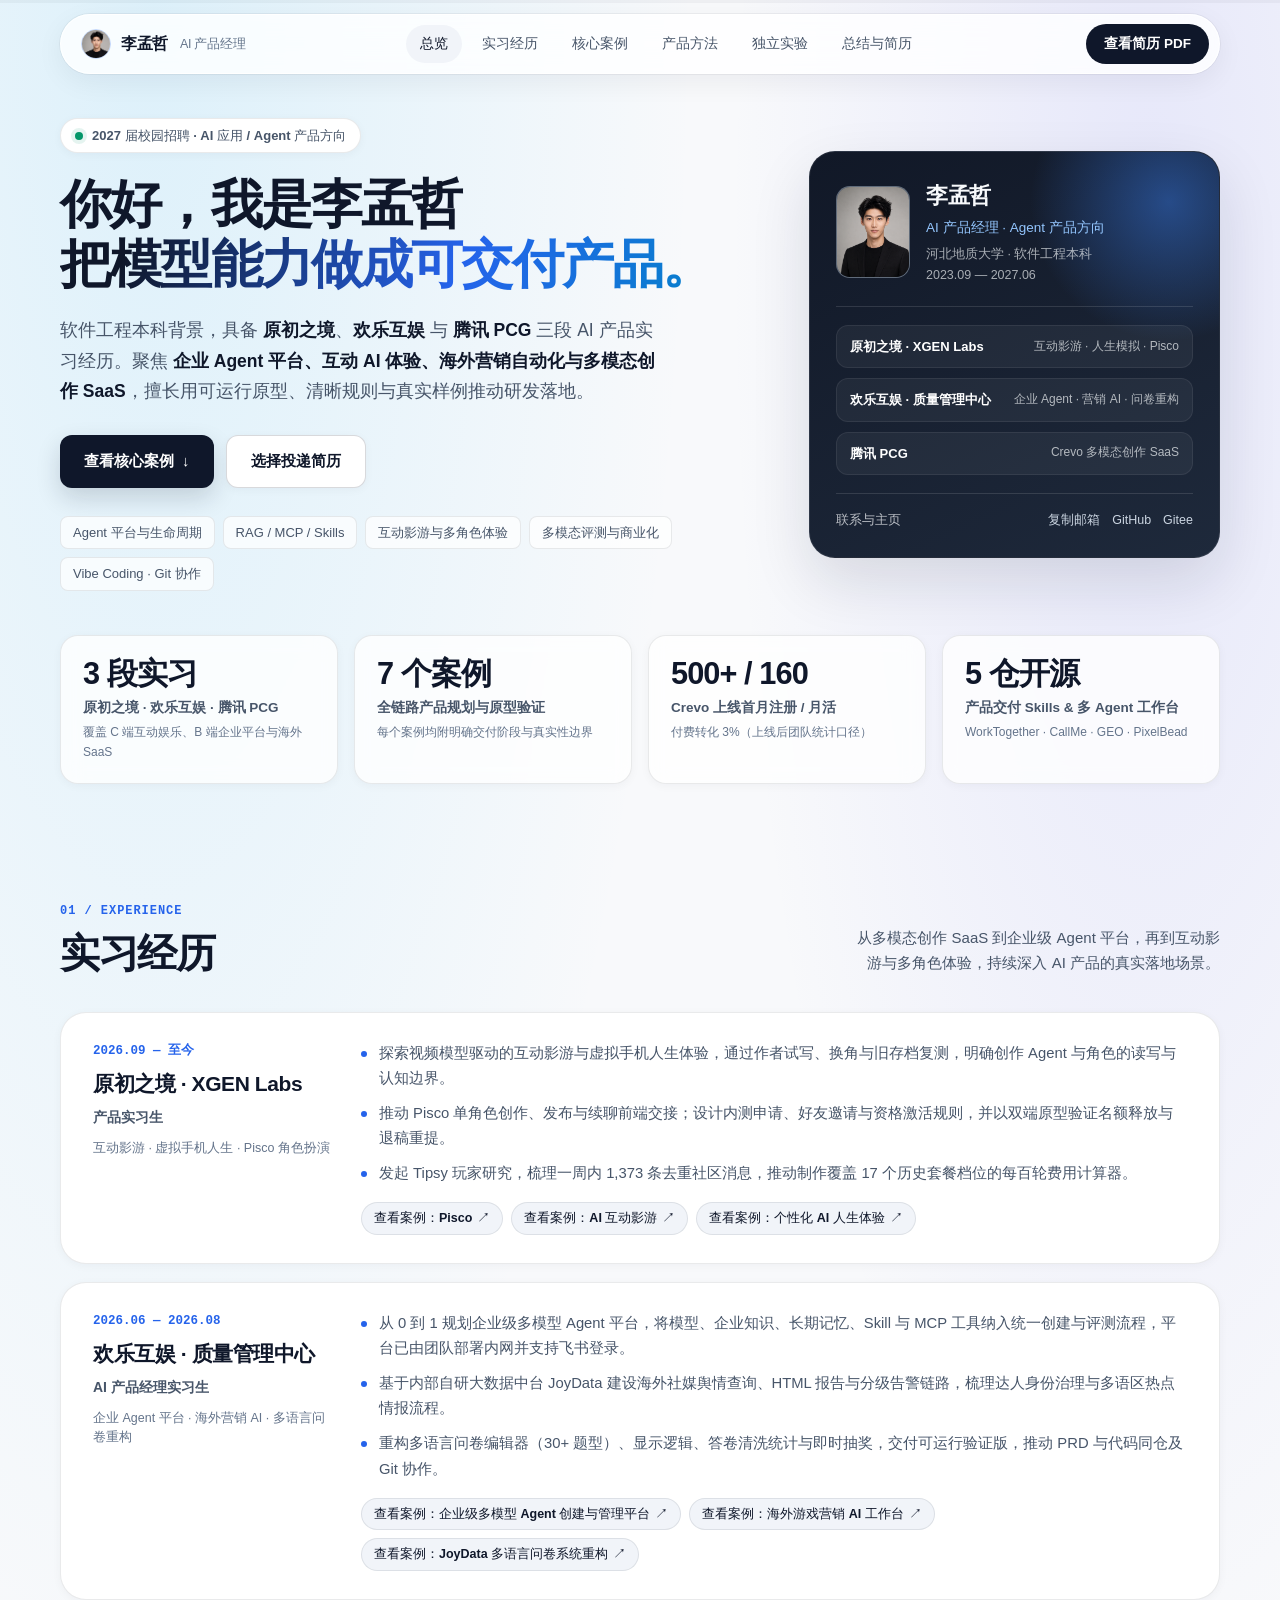
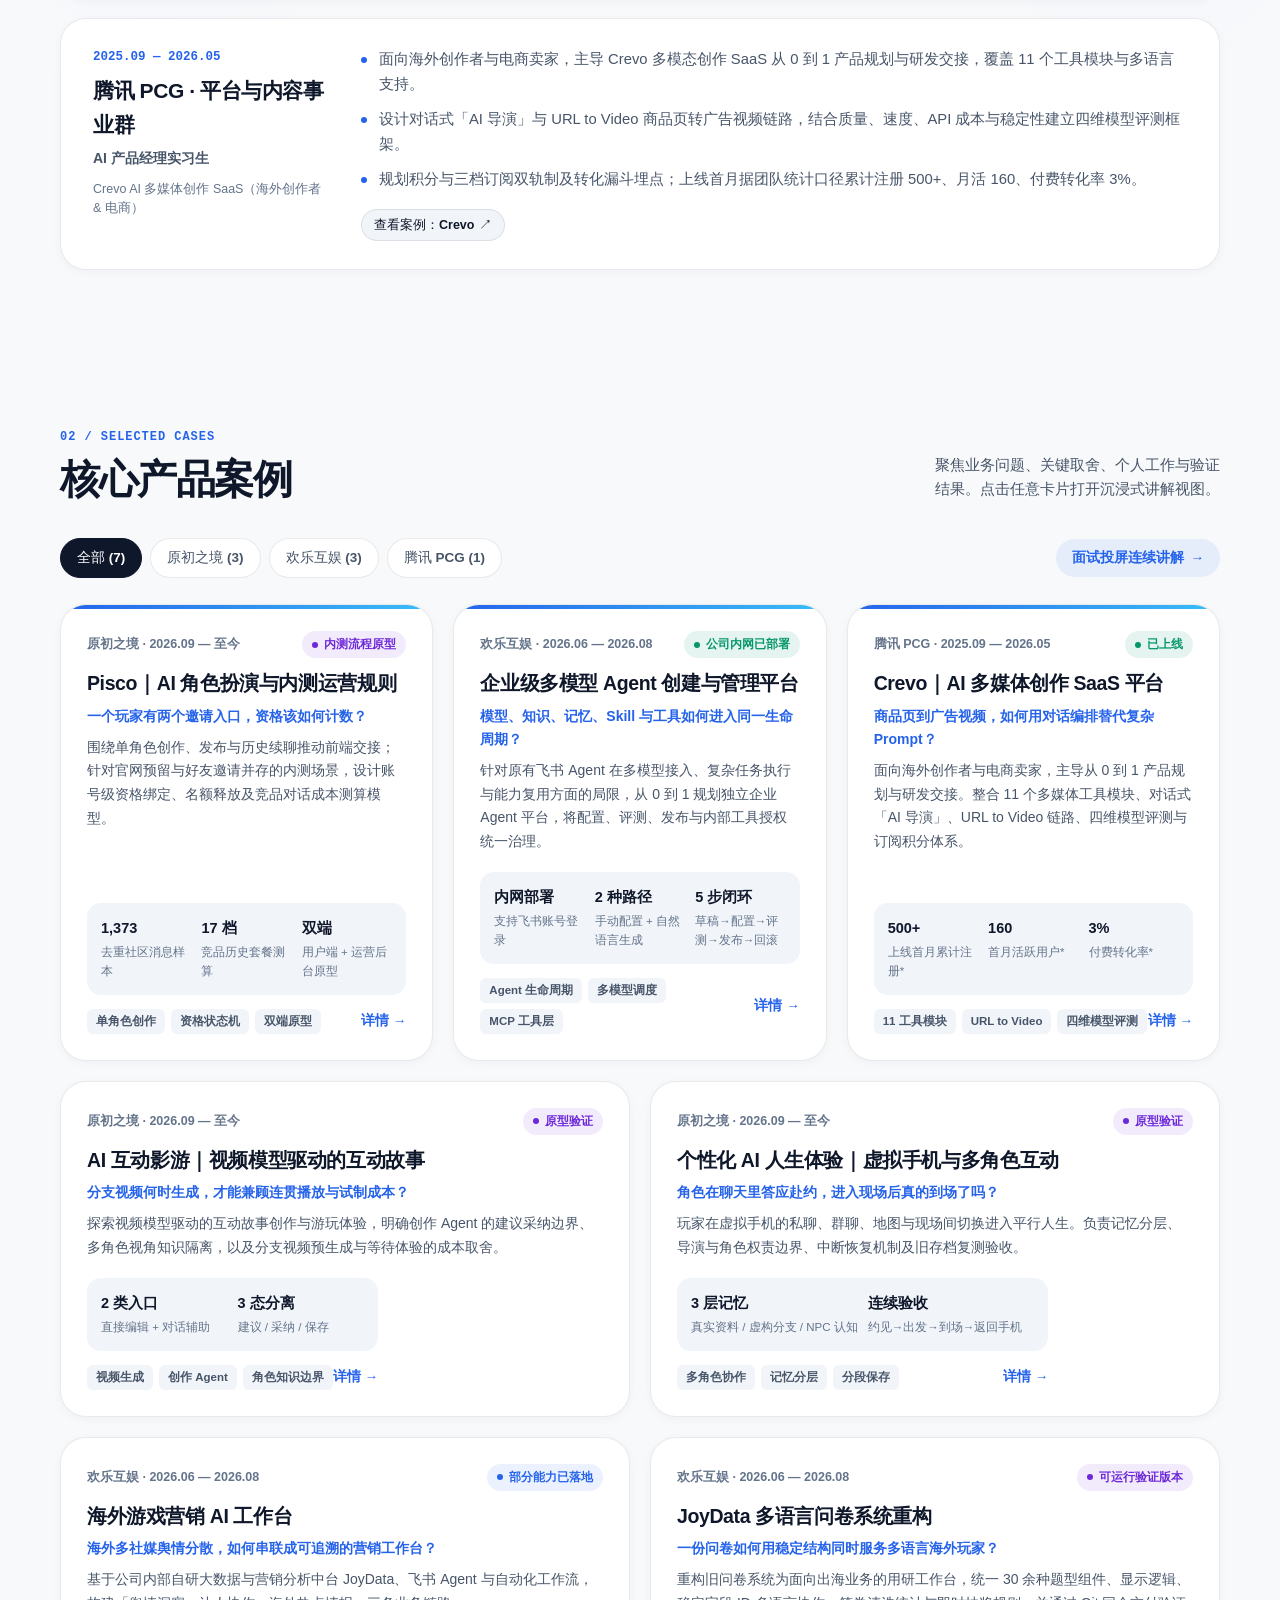
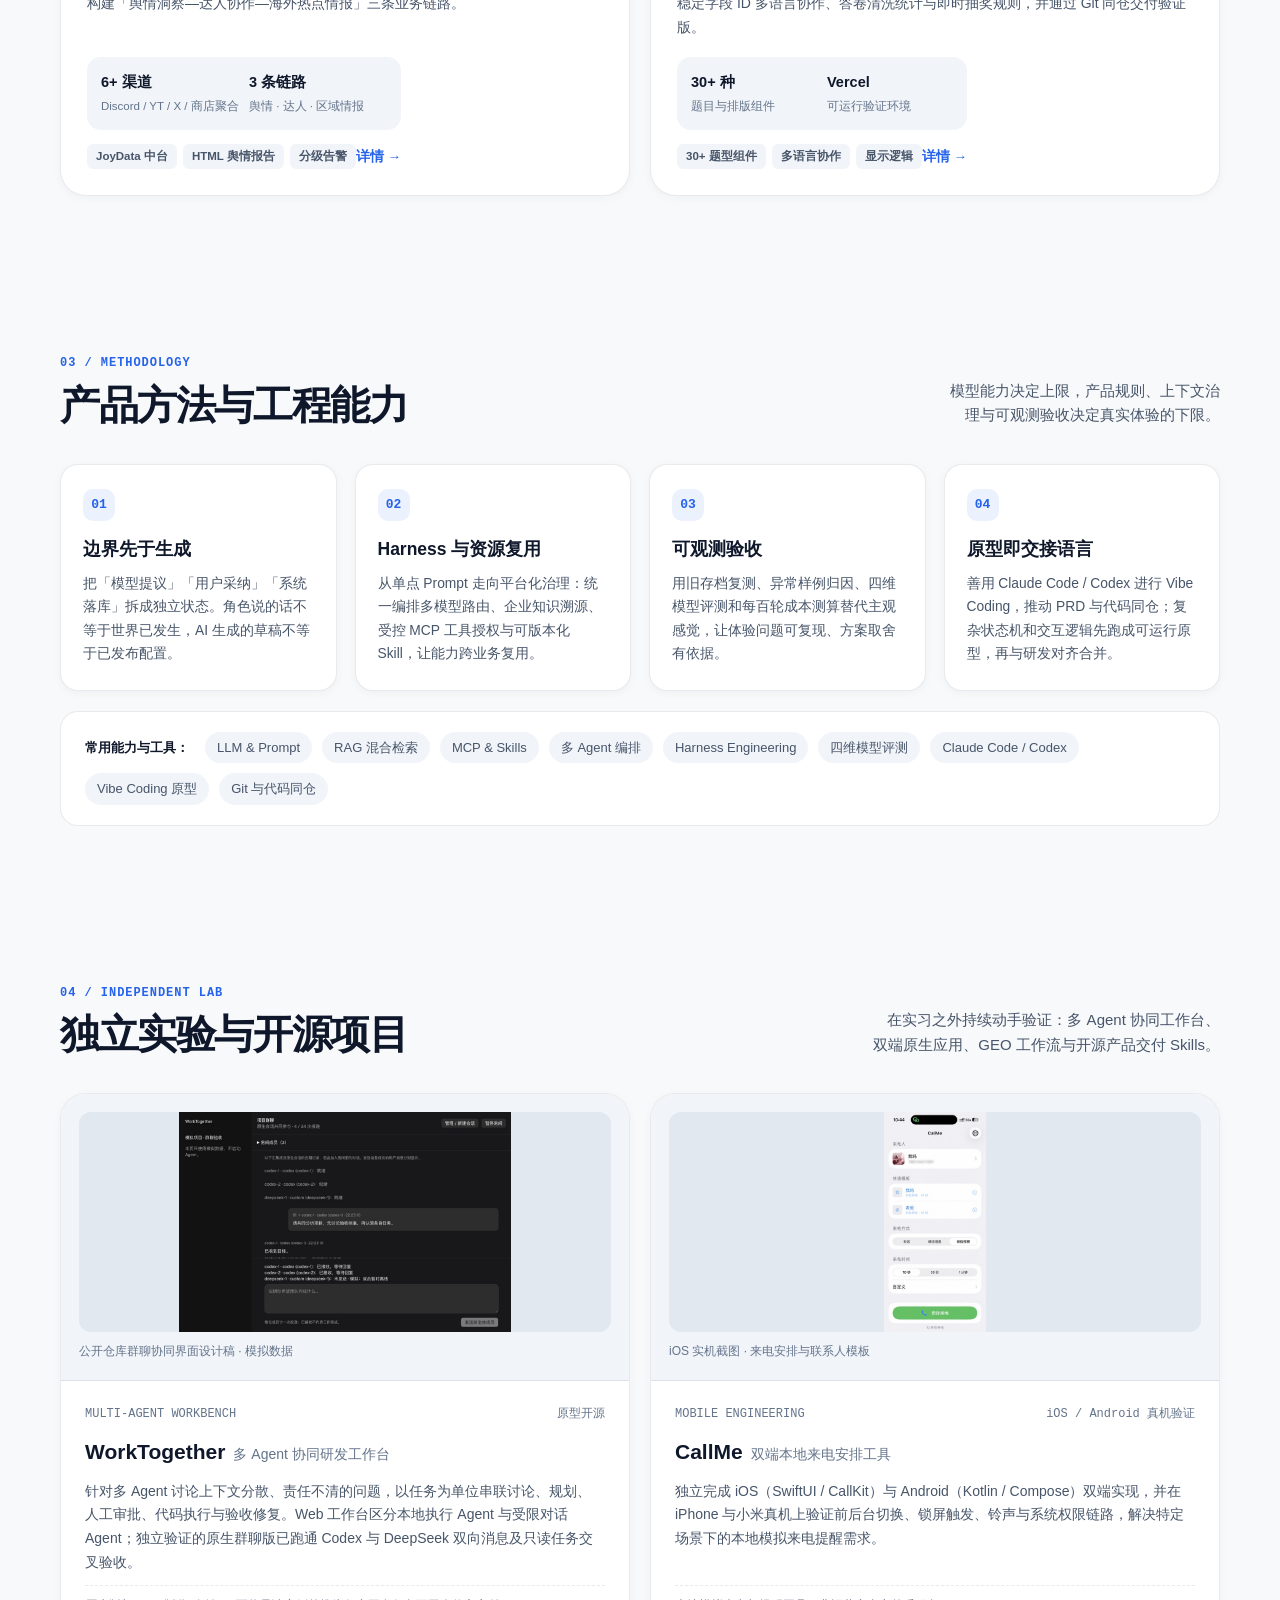
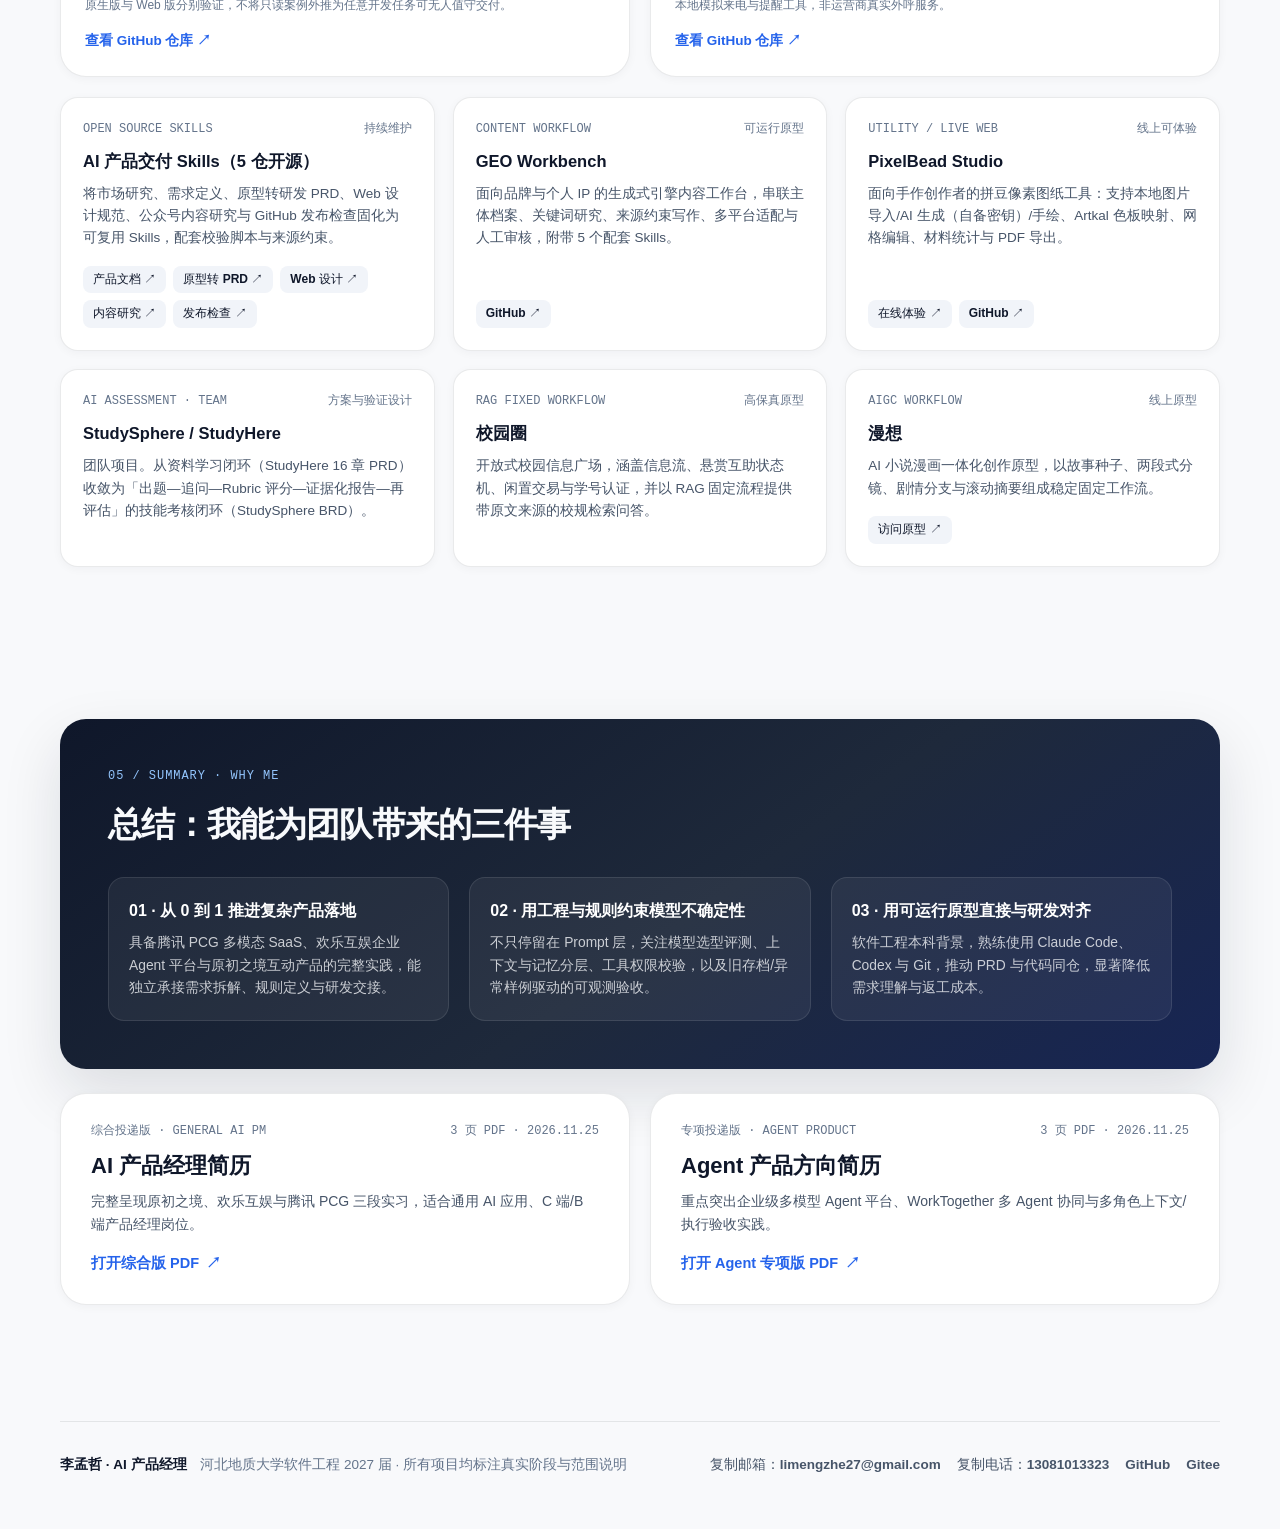
<file: index.html>
<!doctype html>
<html lang="zh-CN">
<head>
  <meta charset="utf-8">
  <meta name="viewport" content="width=device-width, initial-scale=1">
  <title>李孟哲｜AI 产品经理</title>
  <meta name="description" content="李孟哲（2027 届软件工程本科）AI 产品经理作品集：原初之境互动 AI 与 Pisco、欢乐互娱企业 Agent 平台与海外营销 AI、腾讯 PCG Crevo 多模态创作 SaaS。">
  <meta property="og:title" content="李孟哲｜AI 产品经理">
  <meta property="og:description" content="把不确定的模型能力，转化为可编辑、可验证、可交付的 AI 产品。">
  <link rel="stylesheet" href="styles.css?v=20261126-v4">
  <script defer src="cases.js?v=20261126-v4"></script>
  <script defer src="app.js?v=20261126-v4"></script>
</head>
<body>
  <a class="skip-link" href="#main">跳至正文</a>
  <div class="scroll-progress" aria-hidden="true"><span id="progressBar"></span></div>

  <!-- Floating Pill Navigation -->
  <header class="site-nav">
    <div class="nav-pill">
      <a class="nav-brand" href="#overview">
        <img class="nav-avatar" src="assets/portrait.png" alt="李孟哲" width="30" height="30">
        <span>李孟哲</span>
        <small>AI 产品经理</small>
      </a>

      <nav class="nav-links" aria-label="主导航">
        <a href="#overview">总览</a>
        <a href="#experience">实习经历</a>
        <a href="#cases">核心案例</a>
        <a href="#method">产品方法</a>
        <a href="#lab">独立实验</a>
        <a href="#summary">总结与简历</a>
      </nav>

      <a class="nav-cta" href="assets/resume-product-20261125.pdf" target="_blank" rel="noopener">
        查看简历 PDF
      </a>
    </div>
  </header>

  <main id="main" class="container">
    <!-- ================================================================
         【总】OPENING OVERVIEW：个人定位、肖像档案卡与全局实绩总览
         ================================================================ -->
    <section id="overview" class="hero-section">
      <div class="hero-grid">
        <div>
          <div class="hero-badge">
            <span class="badge-dot" aria-hidden="true"></span>
            <span>2027 届校园招聘 · AI 应用 / Agent 产品方向</span>
          </div>

          <h1 class="hero-title">
            你好，我是李孟哲
            <span class="gradient-text">把模型能力做成可交付产品。</span>
          </h1>

          <p class="hero-subtitle">
            软件工程本科背景，具备 <strong>原初之境</strong>、<strong>欢乐互娱</strong> 与 <strong>腾讯 PCG</strong> 三段 AI 产品实习经历。聚焦 <strong>企业 Agent 平台、互动 AI 体验、海外营销自动化与多模态创作 SaaS</strong>，擅长用可运行原型、清晰规则与真实样例推动研发落地。
          </p>

          <div class="hero-actions">
            <a class="btn-primary" href="#cases">
              <span>查看核心案例</span>
              <span aria-hidden="true">↓</span>
            </a>
            <a class="btn-secondary" href="#summary">选择投递简历</a>
          </div>

          <div class="hero-tags" aria-label="核心能力标签">
            <span>Agent 平台与生命周期</span>
            <span>RAG / MCP / Skills</span>
            <span>互动影游与多角色体验</span>
            <span>多模态评测与商业化</span>
            <span>Vibe Coding · Git 协作</span>
          </div>
        </div>

        <!-- Clean Executive Profile Card -->
        <aside class="profile-card" aria-label="个人信息卡">
          <div class="profile-card-head">
            <img class="profile-photo" src="assets/portrait.png" alt="李孟哲证件照" width="74" height="92">
            <div>
              <div class="profile-name">李孟哲</div>
              <div class="profile-role">AI 产品经理 · Agent 产品方向</div>
              <div class="profile-edu">河北地质大学 · 软件工程本科<br>2023.09 — 2027.06</div>
            </div>
          </div>

          <div class="profile-tracks">
            <div class="track-row">
              <strong>原初之境 · XGEN Labs</strong>
              <span>互动影游 · 人生模拟 · Pisco</span>
            </div>
            <div class="track-row">
              <strong>欢乐互娱 · 质量管理中心</strong>
              <span>企业 Agent · 营销 AI · 问卷重构</span>
            </div>
            <div class="track-row">
              <strong>腾讯 PCG</strong>
              <span>Crevo 多模态创作 SaaS</span>
            </div>
          </div>

          <div class="profile-foot">
            <span>联系与主页</span>
            <div class="profile-foot-links">
              <button type="button" data-copy="limengzhe27@gmail.com">复制邮箱</button>
              <a href="https://github.com/limengzhe27-boop" target="_blank" rel="noopener">GitHub</a>
              <a href="https://gitee.com/ztmslmz" target="_blank" rel="noopener">Gitee</a>
            </div>
          </div>
        </aside>
      </div>

      <!-- 4-Column Executive Proof Strip -->
      <div class="proof-strip" aria-label="关键履历总览">
        <div class="proof-card">
          <div class="proof-value">3 段实习</div>
          <div class="proof-label">原初之境 · 欢乐互娱 · 腾讯 PCG</div>
          <div class="proof-note">覆盖 C 端互动娱乐、B 端企业平台与海外 SaaS</div>
        </div>
        <div class="proof-card">
          <div class="proof-value">7 个案例</div>
          <div class="proof-label">全链路产品规划与原型验证</div>
          <div class="proof-note">每个案例均附明确交付阶段与真实性边界</div>
        </div>
        <div class="proof-card">
          <div class="proof-value">500+ / 160</div>
          <div class="proof-label">Crevo 上线首月注册 / 月活</div>
          <div class="proof-note">付费转化 3%（上线后团队统计口径）</div>
        </div>
        <div class="proof-card">
          <div class="proof-value">5 仓开源</div>
          <div class="proof-label">产品交付 Skills &amp; 多 Agent 工作台</div>
          <div class="proof-note">WorkTogether · CallMe · GEO · PixelBead</div>
        </div>
      </div>
    </section>

    <!-- ================================================================
         【分 01】实习经历
         ================================================================ -->
    <section id="experience" class="section-block">
      <div class="section-header">
        <div>
          <div class="section-kicker">01 / EXPERIENCE</div>
          <h2 class="section-title">实习经历</h2>
        </div>
        <p class="section-desc">
          从多模态创作 SaaS 到企业级 Agent 平台，再到互动影游与多角色体验，持续深入 AI 产品的真实落地场景。
        </p>
      </div>

      <div class="exp-list" id="experienceList"></div>
    </section>

    <!-- ================================================================
         【分 02】核心产品案例（支持筛选与面试投屏连续讲解）
         ================================================================ -->
    <section id="cases" class="section-block">
      <div class="section-header">
        <div>
          <div class="section-kicker">02 / SELECTED CASES</div>
          <h2 class="section-title">核心产品案例</h2>
        </div>
        <p class="section-desc">
          聚焦业务问题、关键取舍、个人工作与验证结果。点击任意卡片打开沉浸式讲解视图。
        </p>
      </div>

      <div class="case-controls">
        <div class="filter-bar" id="companyFilters" role="group" aria-label="按公司筛选案例"></div>
        <button class="tour-btn" id="startTour" type="button">
          <span>面试投屏连续讲解</span>
          <span aria-hidden="true">→</span>
        </button>
      </div>

      <div class="featured-cases" id="featuredCases"></div>
      <div class="secondary-cases" id="secondaryCases"></div>
    </section>

    <!-- ================================================================
         【分 03】产品方法与能力栈
         ================================================================ -->
    <section id="method" class="section-block">
      <div class="section-header">
        <div>
          <div class="section-kicker">03 / METHODOLOGY</div>
          <h2 class="section-title">产品方法与工程能力</h2>
        </div>
        <p class="section-desc">
          模型能力决定上限，产品规则、上下文治理与可观测验收决定真实体验的下限。
        </p>
      </div>

      <div class="method-grid" id="methodGrid"></div>

      <div class="skill-bar" aria-label="专业工具与技术栈">
        <span class="skill-bar-label">常用能力与工具：</span>
        <span class="skill-chip">LLM &amp; Prompt</span>
        <span class="skill-chip">RAG 混合检索</span>
        <span class="skill-chip">MCP &amp; Skills</span>
        <span class="skill-chip">多 Agent 编排</span>
        <span class="skill-chip">Harness Engineering</span>
        <span class="skill-chip">四维模型评测</span>
        <span class="skill-chip">Claude Code / Codex</span>
        <span class="skill-chip">Vibe Coding 原型</span>
        <span class="skill-chip">Git 与代码同仓</span>
      </div>
    </section>

    <!-- ================================================================
         【分 04】独立实验与开源项目
         ================================================================ -->
    <section id="lab" class="section-block">
      <div class="section-header">
        <div>
          <div class="section-kicker">04 / INDEPENDENT LAB</div>
          <h2 class="section-title">独立实验与开源项目</h2>
        </div>
        <p class="section-desc">
          在实习之外持续动手验证：多 Agent 协同工作台、双端原生应用、GEO 工作流与开源产品交付 Skills。
        </p>
      </div>

      <div class="lab-featured" id="featuredLabs"></div>
      <div class="lab-grid" id="moreLabs"></div>
    </section>

    <!-- ================================================================
         【总】CLOSING SUMMARY：个人优势收束 + 双版本简历下载
         ================================================================ -->
    <section id="summary" class="section-block">
      <div class="closing-banner">
        <div class="closing-eyebrow">05 / SUMMARY · WHY ME</div>
        <h2 class="closing-title">总结：我能为团队带来的三件事</h2>
        <div class="closing-points">
          <div class="closing-point">
            <strong>01 · 从 0 到 1 推进复杂产品落地</strong>
            <p>具备腾讯 PCG 多模态 SaaS、欢乐互娱企业 Agent 平台与原初之境互动产品的完整实践，能独立承接需求拆解、规则定义与研发交接。</p>
          </div>
          <div class="closing-point">
            <strong>02 · 用工程与规则约束模型不确定性</strong>
            <p>不只停留在 Prompt 层，关注模型选型评测、上下文与记忆分层、工具权限校验，以及旧存档/异常样例驱动的可观测验收。</p>
          </div>
          <div class="closing-point">
            <strong>03 · 用可运行原型直接与研发对齐</strong>
            <p>软件工程本科背景，熟练使用 Claude Code、Codex 与 Git，推动 PRD 与代码同仓，显著降低需求理解与返工成本。</p>
          </div>
        </div>
      </div>

      <div class="resume-grid">
        <a class="resume-card" href="assets/resume-product-20261125.pdf" target="_blank" rel="noopener">
          <div>
            <div class="resume-meta">
              <span>综合投递版 · GENERAL AI PM</span>
              <span>3 页 PDF · 2026.11.25</span>
            </div>
            <h3>AI 产品经理简历</h3>
            <p>完整呈现原初之境、欢乐互娱与腾讯 PCG 三段实习，适合通用 AI 应用、C 端/B 端产品经理岗位。</p>
          </div>
          <span class="resume-cta">打开综合版 PDF <span aria-hidden="true">↗</span></span>
        </a>

        <a class="resume-card" href="assets/resume-agent-20261125.pdf" target="_blank" rel="noopener">
          <div>
            <div class="resume-meta">
              <span>专项投递版 · AGENT PRODUCT</span>
              <span>3 页 PDF · 2026.11.25</span>
            </div>
            <h3>Agent 产品方向简历</h3>
            <p>重点突出企业级多模型 Agent 平台、WorkTogether 多 Agent 协同与多角色上下文/执行验收实践。</p>
          </div>
          <span class="resume-cta">打开 Agent 专项版 PDF <span aria-hidden="true">↗</span></span>
        </a>
      </div>
    </section>
  </main>

  <footer class="container site-footer">
    <div class="footer-left">
      <strong>李孟哲 · AI 产品经理</strong>
      <span>河北地质大学软件工程 2027 届 · 所有项目均标注真实阶段与范围说明</span>
    </div>
    <div class="footer-actions">
      <button type="button" data-copy="limengzhe27@gmail.com">复制邮箱：limengzhe27@gmail.com</button>
      <button type="button" data-copy="13081013323">复制电话：13081013323</button>
      <a href="https://github.com/limengzhe27-boop" target="_blank" rel="noopener">GitHub</a>
      <a href="https://gitee.com/ztmslmz" target="_blank" rel="noopener">Gitee</a>
    </div>
  </footer>

  <!-- Case Reader Dialog -->
  <dialog class="reader-dialog" id="readerDialog" aria-labelledby="readerTitle">
    <div class="reader-shell">
      <div class="reader-top">
        <span class="reader-loc" id="readerLoc"></span>
        <button class="reader-btn" id="readerClose" type="button" aria-label="关闭案例详情">关闭 ×</button>
      </div>
      <div class="reader-body" id="readerBody"></div>
      <div class="reader-bottom">
        <button class="reader-btn" id="readerPrev" type="button">← 上一例</button>
        <span style="font-size:12px;color:var(--ink-muted)">键盘 ← / → 切换 · Esc 关闭</span>
        <button class="reader-btn" id="readerNext" type="button">下一例 →</button>
      </div>
    </div>
  </dialog>

  <div class="toast" id="toast" role="status" aria-live="polite"></div>
</body>
</html>
</file>
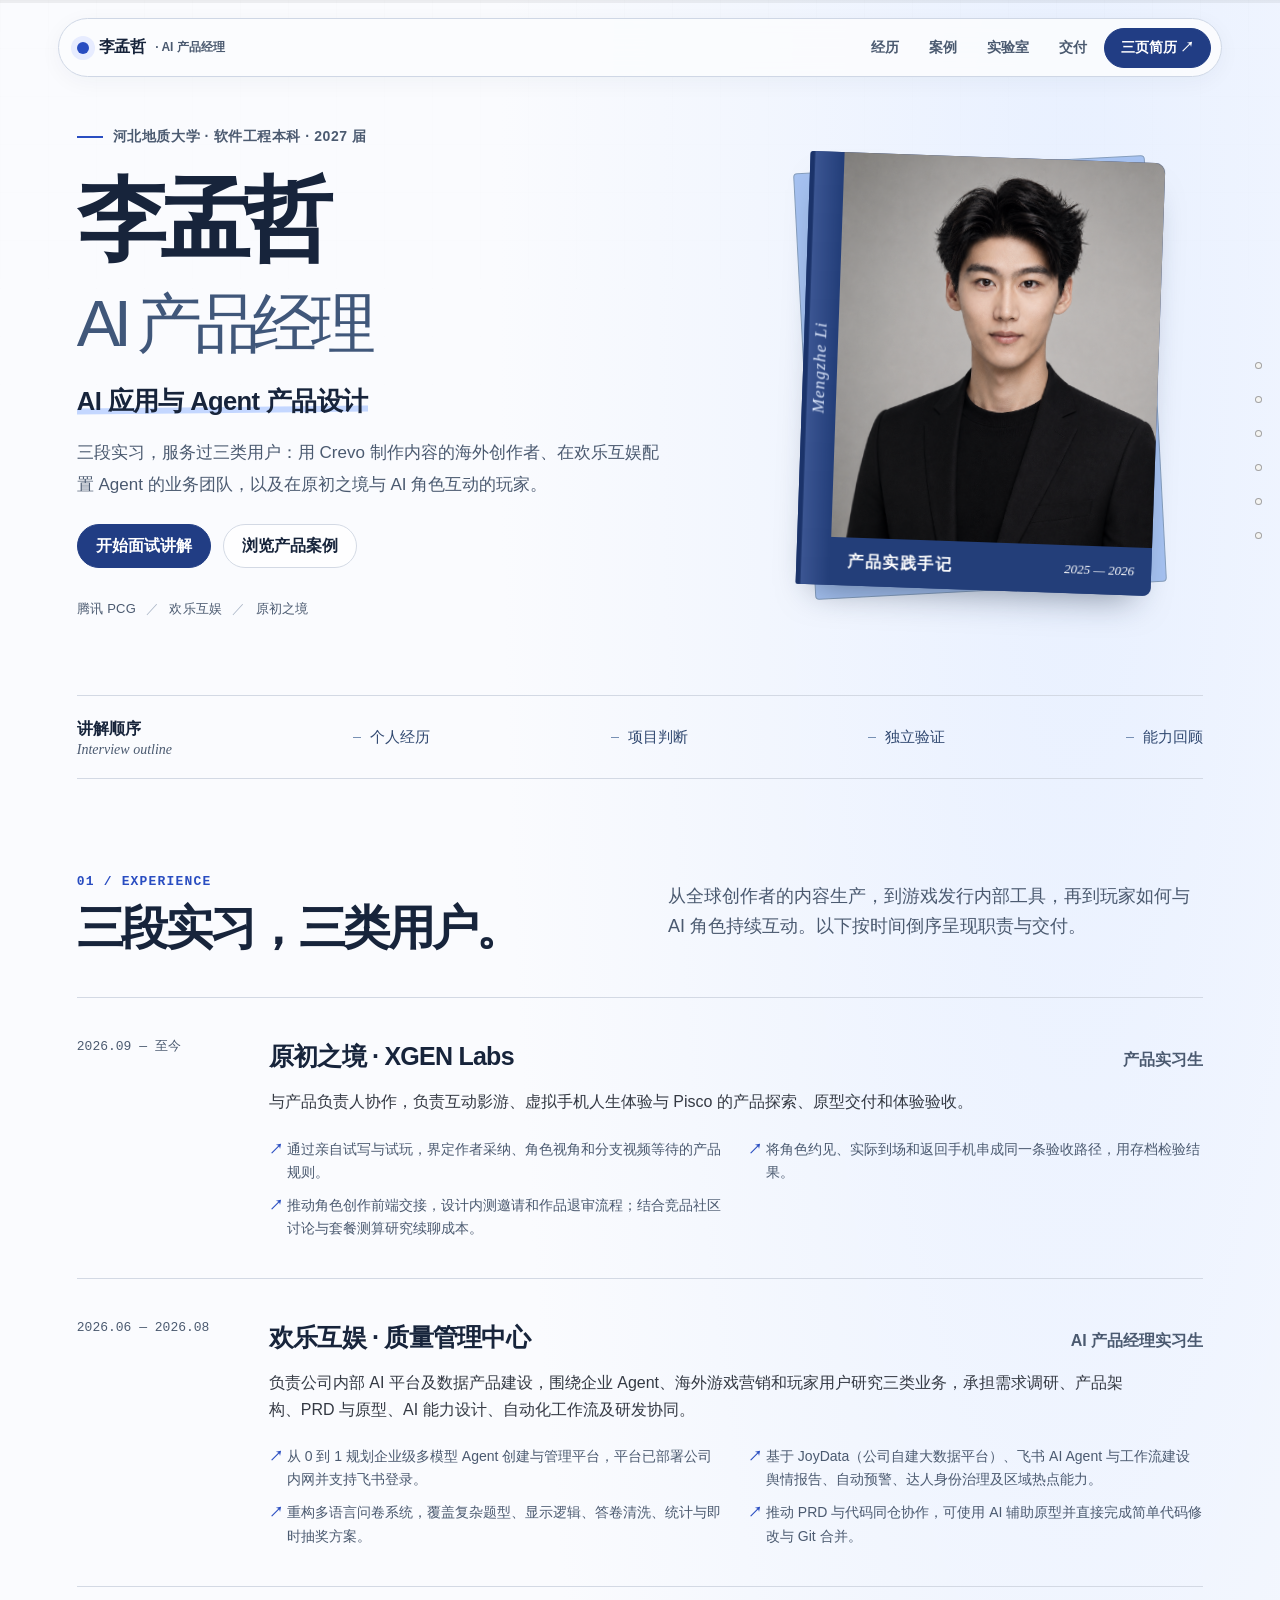
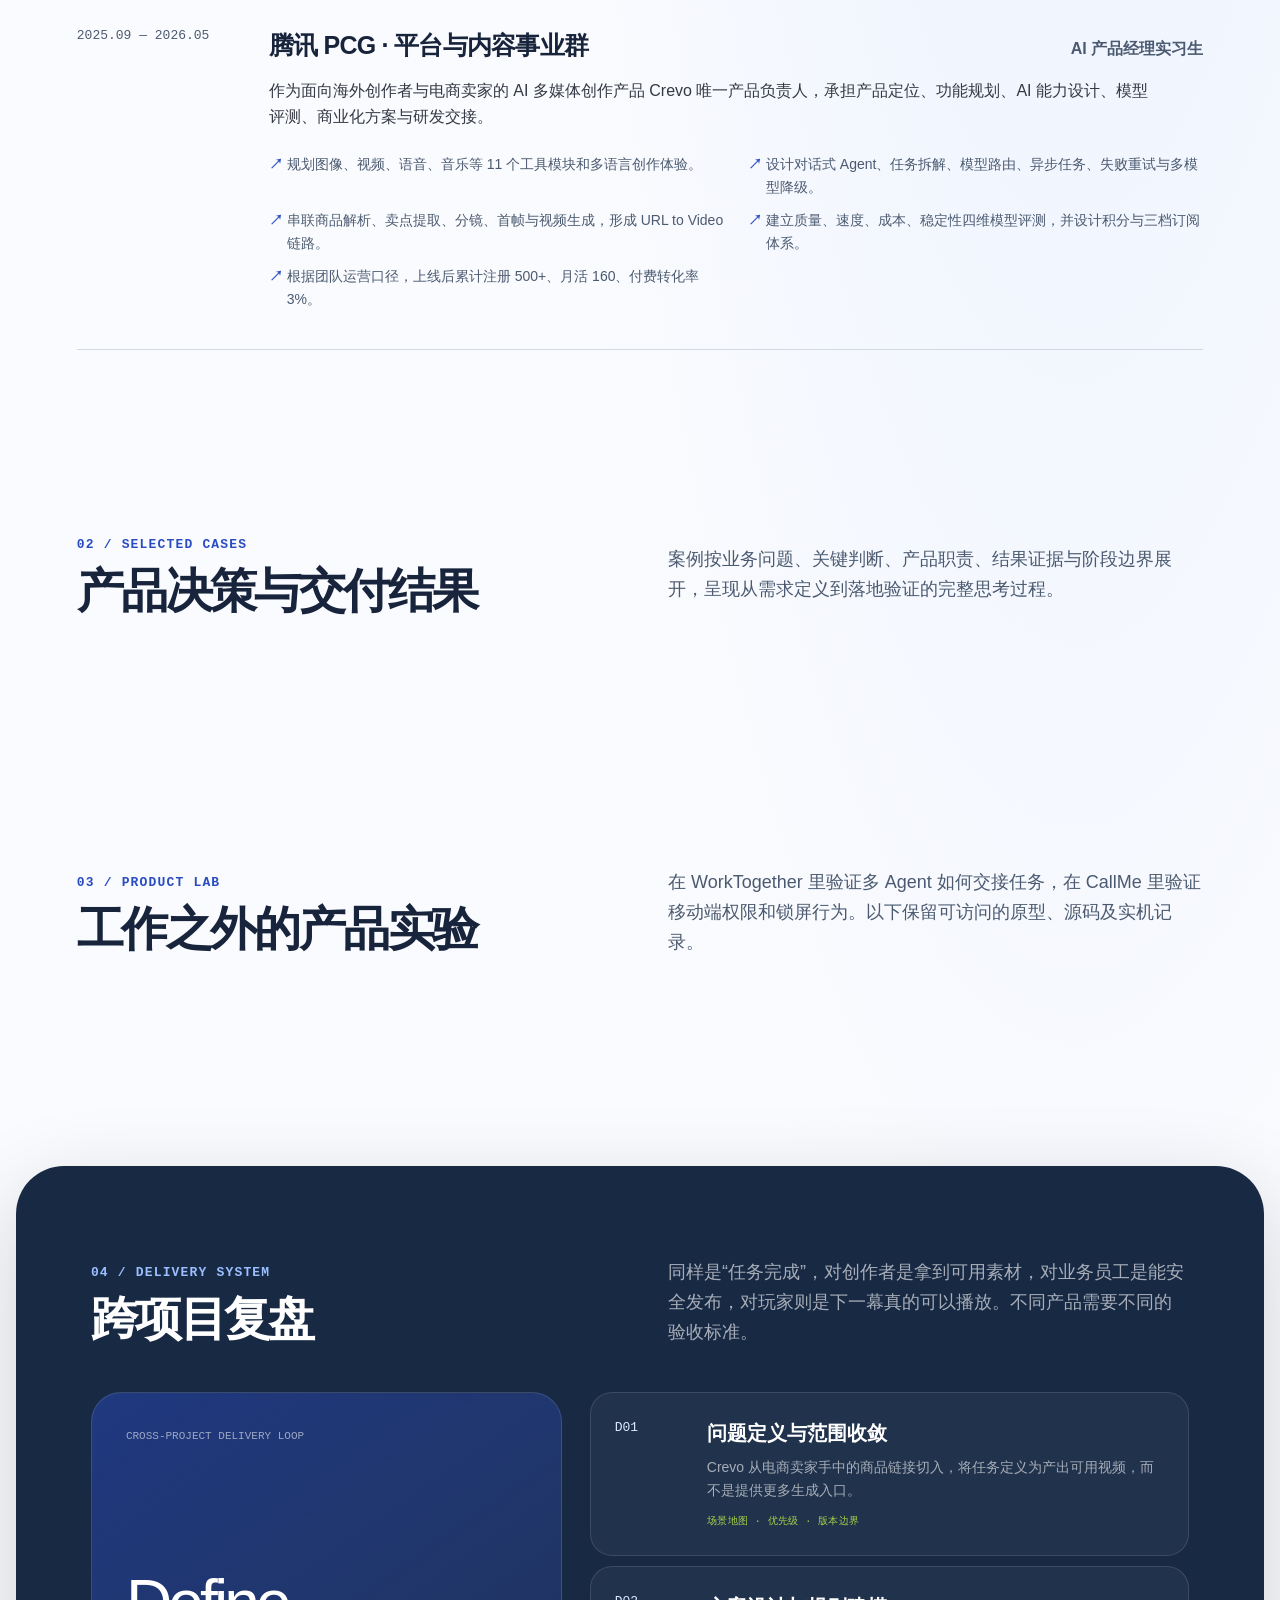
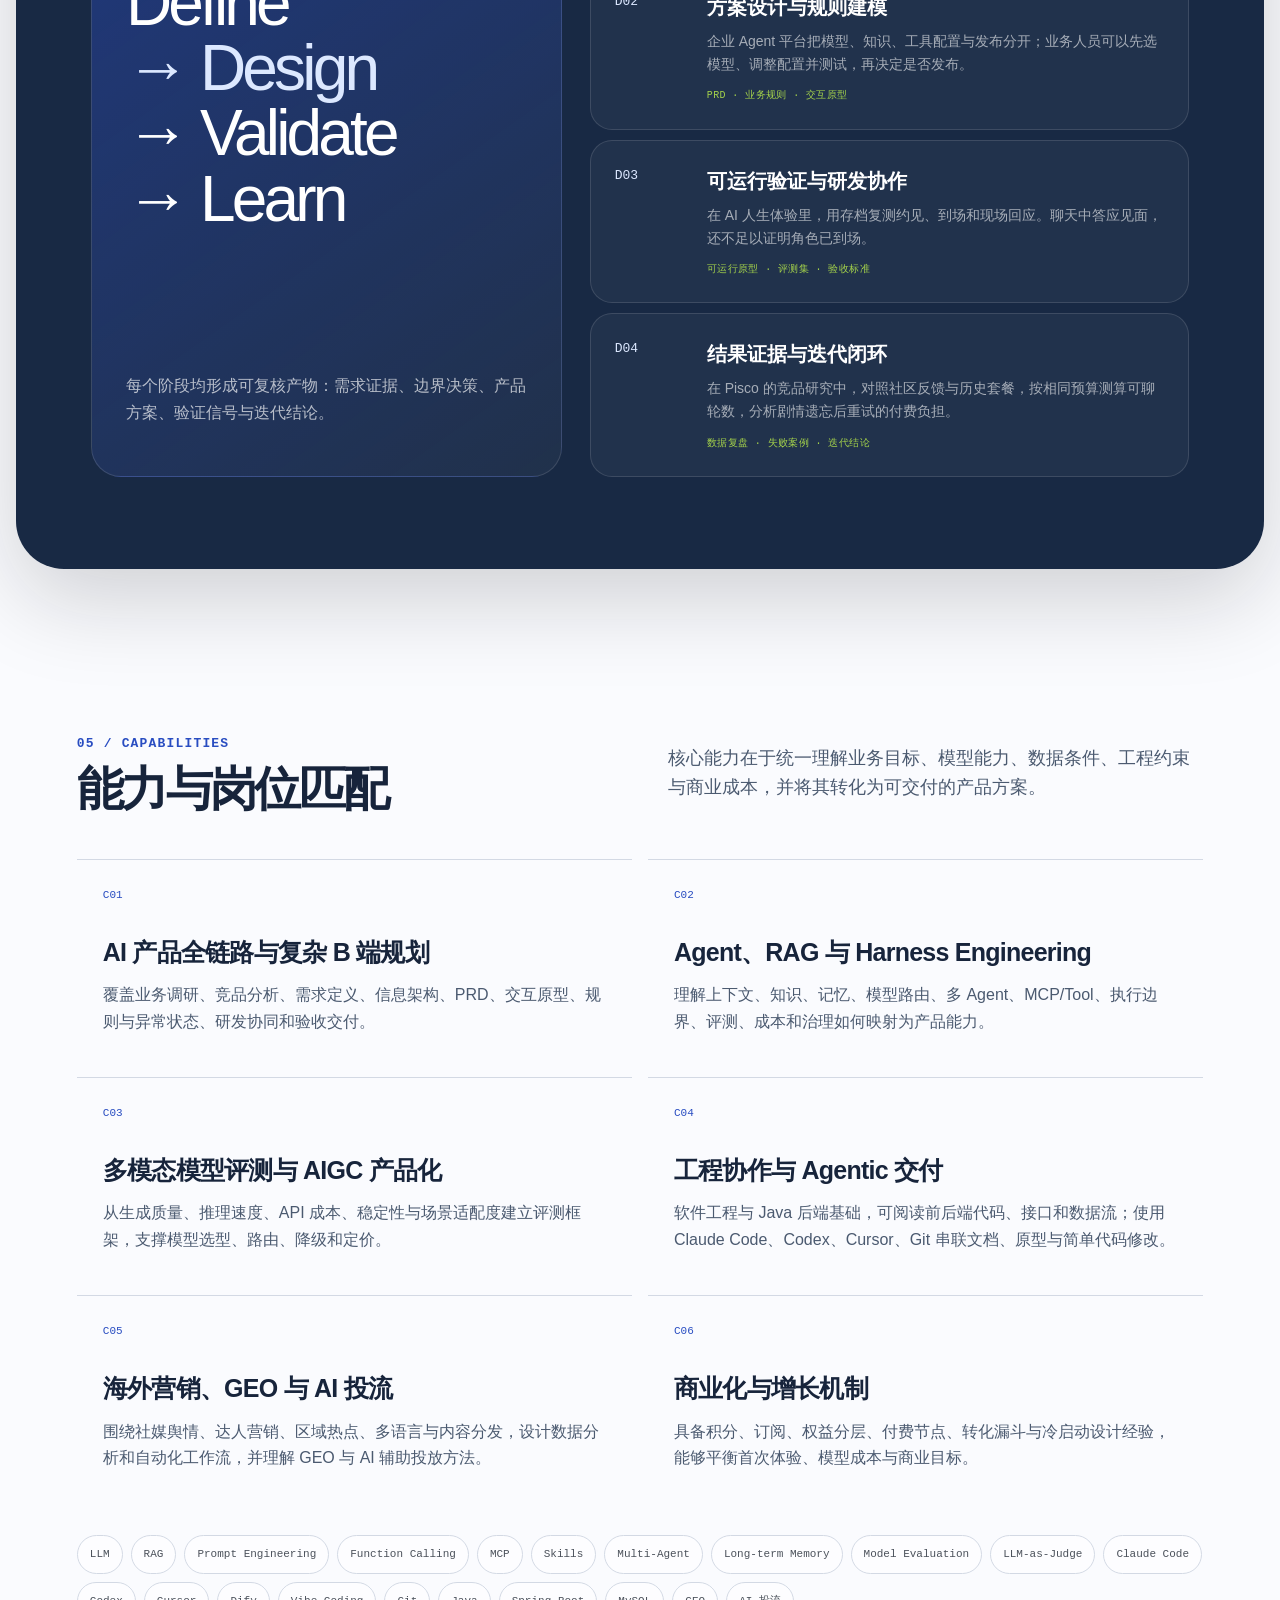
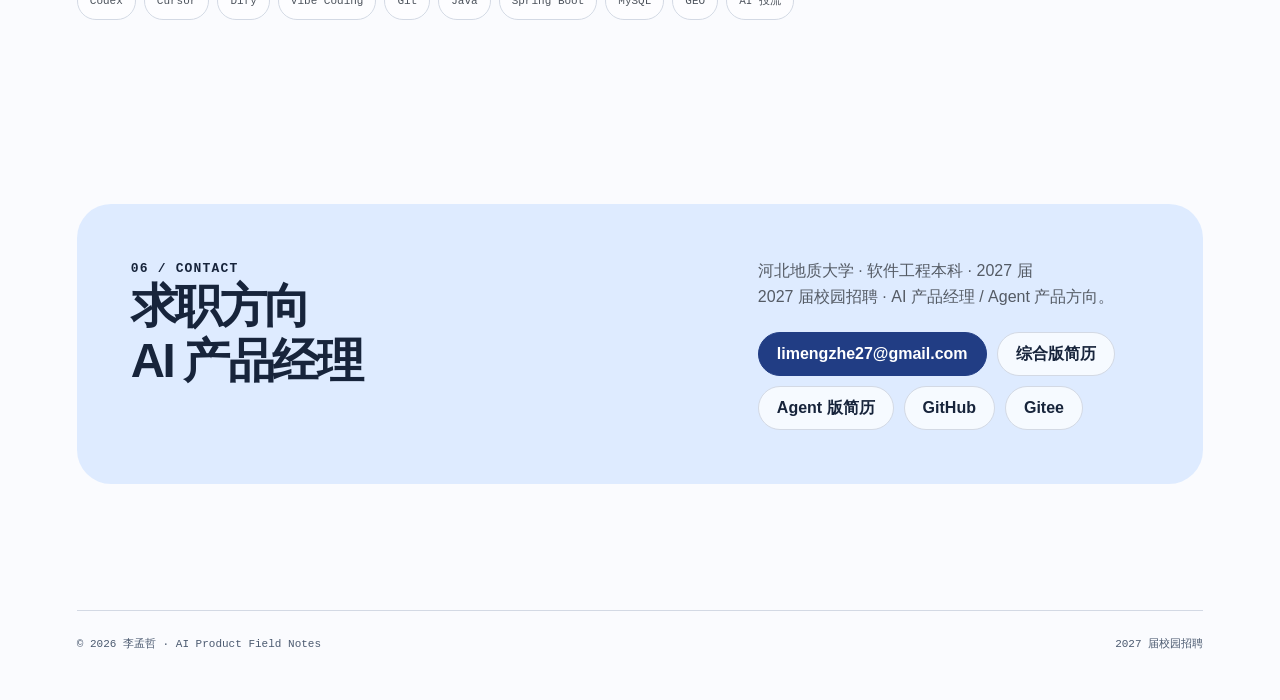
<file: preview/interview/index.html>
<!doctype html>
<html lang="zh-CN">
<head>
  <meta charset="utf-8">
  <meta name="viewport" content="width=device-width, initial-scale=1">
  <meta name="description" content="李孟哲，2027届 AI 产品经理。原初之境、欢乐互娱、腾讯 PCG 三段实习中的产品决策与验证。">
  <meta name="author" content="李孟哲">
  <meta name="keywords" content="AI 产品经理,Agent,RAG,MCP,AIGC,模型评测,复杂 B 端产品,海外营销">
  <meta name="theme-color" content="#f6f5f0">
  <meta property="og:type" content="website">
  <meta property="og:title" content="李孟哲｜AI 产品经理">
  <meta property="og:description" content="把 LLM、Agent 与复杂业务流程转化为能协作、能验证、能落地的产品。">
  <meta property="og:url" content="https://limengzhe27-boop.github.io/ai-product-portfolio/preview/interview/">
  <link rel="canonical" href="https://limengzhe27-boop.github.io/ai-product-portfolio/preview/interview/">
  <link rel="icon" href="data:image/svg+xml,<svg xmlns=%22http://www.w3.org/2000/svg%22 viewBox=%220 0 64 64%22><circle cx=%2232%22 cy=%2232%22 r=%2224%22 fill=%22%23315bff%22/></svg>">
  <title>李孟哲｜AI 产品经理</title>
  <script type="application/ld+json">
    {"@context":"https://schema.org","@type":"Person","name":"李孟哲","jobTitle":"AI 产品经理（2027届）","url":"https://limengzhe27-boop.github.io/ai-product-portfolio/preview/interview/","sameAs":["https://github.com/limengzhe27-boop","https://gitee.com/ztmslmz"],"alumniOf":{"@type":"CollegeOrUniversity","name":"河北地质大学"}}
  </script>
  <style>
    :root {
      --ink: #111318;
      --muted: #606773;
      --paper: #f6f5f0;
      --card: rgba(255, 255, 255, .82);
      --line: rgba(17, 19, 24, .12);
      --blue: #315bff;
      --lime: #c9ff4a;
      --cyan: #67e8f9;
      --orange: #ff9f6e;
      --purple: #9b87f5;
      --shadow: 0 22px 70px rgba(31, 38, 58, .12);
      --radius: 28px;
      --mono: ui-monospace, "SFMono-Regular", Menlo, Monaco, Consolas, monospace;
      --sans: -apple-system, BlinkMacSystemFont, "SF Pro Display", "PingFang SC", "Microsoft YaHei", sans-serif;
    }

    * { box-sizing: border-box; }
    html { scroll-behavior: smooth; }
    body {
      margin: 0;
      color: var(--ink);
      background:
        radial-gradient(circle at 8% 0%, rgba(103, 232, 249, .24), transparent 28rem),
        radial-gradient(circle at 98% 12%, rgba(201, 255, 74, .22), transparent 25rem),
        var(--paper);
      font-family: var(--sans);
      line-height: 1.65;
      overflow-x: hidden;
    }

    main, footer { position: relative; z-index: 1; }

    .scene-wash {
      --wash-color: rgba(103, 232, 249, .34);
      --wash-x: -12vw;
      --wash-y: -8vh;
      --wash-scale: 1;
      position: fixed;
      z-index: 0;
      left: 0;
      top: 0;
      width: min(64vw, 920px);
      aspect-ratio: 1;
      border-radius: 50%;
      background-color: var(--wash-color);
      filter: blur(120px);
      opacity: .34;
      transform: translate3d(var(--wash-x), var(--wash-y), 0) scale(var(--wash-scale));
      transition: transform 1.15s cubic-bezier(.22, 1, .36, 1), background-color 1.1s ease, opacity .8s ease;
      pointer-events: none;
      will-change: transform, background-color;
    }

    body::before {
      content: "";
      position: fixed;
      inset: 0;
      pointer-events: none;
      opacity: .28;
      background-image: linear-gradient(rgba(17,19,24,.035) 1px, transparent 1px), linear-gradient(90deg, rgba(17,19,24,.035) 1px, transparent 1px);
      background-size: 48px 48px;
      mask-image: linear-gradient(to bottom, #000, transparent 62%);
      z-index: 0;
    }

    .page-progress { position: fixed; z-index: 90; inset: 0 0 auto; height: 3px; background: rgba(17,19,24,.06); pointer-events: none; }
    .page-progress span { display: block; width: 100%; height: 100%; background: linear-gradient(90deg, var(--blue), var(--cyan), var(--lime)); transform: scaleX(0); transform-origin: left; will-change: transform; }

    a { color: inherit; text-decoration: none; }
    button { font: inherit; }
    .container { width: min(1180px, calc(100% - 40px)); margin: 0 auto; }

    .nav {
      position: fixed;
      inset: 18px 0 auto;
      z-index: 50;
      pointer-events: none;
    }

    .nav-inner {
      width: min(1120px, calc(100% - 32px));
      margin: auto;
      min-height: 58px;
      display: flex;
      align-items: center;
      justify-content: space-between;
      gap: 18px;
      padding: 8px 10px 8px 18px;
      border: 1px solid rgba(255,255,255,.65);
      border-radius: 999px;
      background: rgba(246,245,240,.76);
      backdrop-filter: blur(18px) saturate(130%);
      box-shadow: 0 10px 34px rgba(31,38,58,.08);
      pointer-events: auto;
    }

    .brand { display: flex; align-items: center; gap: 10px; font-weight: 800; letter-spacing: -.03em; }
    .brand-mark { width: 12px; height: 12px; border-radius: 50%; background: var(--blue); box-shadow: 0 0 0 6px rgba(49,91,255,.10); }
    .brand-role { color: var(--muted); font-size: 12px; font-weight: 650; letter-spacing: 0; }
    .nav-links { display: flex; align-items: center; gap: 4px; }
    .nav-links a { padding: 9px 13px; border-radius: 999px; color: var(--muted); font-size: 14px; font-weight: 650; transition: color .25s ease, background .25s ease, transform .25s ease; }
    .nav-links a:hover { color: var(--ink); background: rgba(255,255,255,.74); }
    .nav-links a.active:not(.button) { color: var(--ink); background: rgba(17,19,24,.08); }

    .button {
      display: inline-flex;
      align-items: center;
      justify-content: center;
      gap: 9px;
      min-height: 44px;
      padding: 0 18px;
      border: 1px solid var(--line);
      border-radius: 999px;
      background: rgba(255,255,255,.74);
      color: var(--ink);
      font-weight: 760;
      cursor: pointer;
      transition: transform .25s cubic-bezier(.22,1,.36,1), box-shadow .25s ease, background .25s ease;
    }

    .button:hover { transform: translateY(-2px); box-shadow: 0 10px 24px rgba(31,38,58,.12); }
    .button.primary { border-color: var(--ink); background: var(--ink); color: #fff; }
    .button.small { min-height: 40px; padding: 0 16px; font-size: 14px; }

    .hero { min-height: 100vh; display: grid; align-items: center; padding: 132px 0 72px; }
    .hero-grid { display: grid; grid-template-columns: minmax(0, 1.12fr) minmax(330px, .78fr); gap: 72px; align-items: center; }
    .eyebrow { display: flex; align-items: center; gap: 10px; color: var(--muted); font-family: var(--mono); font-size: 12px; font-weight: 700; letter-spacing: .08em; text-transform: uppercase; }
    .live-dot { width: 9px; height: 9px; border-radius: 50%; background: #24b46b; box-shadow: 0 0 0 6px rgba(36,180,107,.12); }
    h1 { margin: 26px 0 24px; font-size: clamp(54px, 7.7vw, 112px); line-height: .96; letter-spacing: -.075em; }
    h1 .soft { color: transparent; -webkit-text-stroke: 1.6px var(--ink); }
    .hero-lead { max-width: 780px; margin: 0; font-size: clamp(21px, 2.15vw, 31px); line-height: 1.42; letter-spacing: -.025em; }
    .hero-lead strong { position: relative; z-index: 1; }
    .hero-lead strong::after { content: ""; position: absolute; z-index: -1; left: -3px; right: -3px; bottom: .05em; height: .48em; background: var(--lime); transform: rotate(-1deg); }
    .hero-sub { max-width: 730px; margin: 18px 0 0; color: var(--muted); font-size: 16px; }
    .hero-actions { display: flex; flex-wrap: wrap; gap: 12px; margin-top: 30px; }
    .hero-foot { display: flex; flex-wrap: wrap; gap: 10px 24px; margin-top: 32px; color: var(--muted); font-family: var(--mono); font-size: 12px; }

    .system-card {
      position: relative;
      min-height: 540px;
      padding: 26px;
      overflow: hidden;
      border: 1px solid rgba(17,19,24,.13);
      border-radius: 34px;
      background: #111318;
      color: #f8fafc;
      box-shadow: var(--shadow);
      transform-style: preserve-3d;
      transition: transform .28s cubic-bezier(.22,1,.36,1), box-shadow .28s ease;
      will-change: transform;
    }

    .system-card::before { content: ""; position: absolute; width: 330px; height: 330px; right: -120px; top: -120px; border-radius: 50%; background: var(--blue); filter: blur(4px); opacity: .75; }
    .system-top { position: relative; display: flex; justify-content: space-between; align-items: center; font-family: var(--mono); font-size: 11px; color: rgba(255,255,255,.62); }
    .portrait-wrap { position: relative; width: 66%; margin: 48px auto 22px; }
    .portrait-wrap::before { content: ""; position: absolute; inset: -12px; border: 1px solid rgba(255,255,255,.18); border-radius: 36% 36% 46% 46%; transform: rotate(6deg); }
    .portrait { position: relative; width: 100%; aspect-ratio: .82; object-fit: cover; object-position: center 22%; border-radius: 34% 34% 44% 44%; filter: saturate(.88) contrast(1.03); }
    .orbit { position: absolute; inset: 105px 28px auto; height: 280px; border: 1px dashed rgba(255,255,255,.22); border-radius: 50%; transform: rotate(-14deg); pointer-events: none; }
    .orbit-dot { position: absolute; width: 14px; height: 14px; border-radius: 50%; background: var(--lime); top: 50%; right: -7px; box-shadow: 0 0 22px var(--lime); }
    .system-title { position: relative; margin-top: 26px; font-size: 18px; font-weight: 800; letter-spacing: -.02em; }
    .system-flow { position: relative; display: grid; grid-template-columns: repeat(4, 1fr); gap: 7px; margin-top: 14px; }
    .flow-node { padding: 10px 7px; border: 1px solid rgba(255,255,255,.12); border-radius: 12px; color: rgba(255,255,255,.70); font-family: var(--mono); font-size: 9px; text-align: center; }
    .flow-node.active { border-color: rgba(201,255,74,.55); background: rgba(201,255,74,.10); color: var(--lime); }

    .proof-strip { padding: 16px 0 78px; }
    .proof-grid { display: grid; grid-template-columns: repeat(4, 1fr); border-top: 1px solid var(--line); border-bottom: 1px solid var(--line); }
    .proof { padding: 24px 20px; border-right: 1px solid var(--line); }
    .proof:last-child { border-right: 0; }
    .proof-value { font-size: clamp(24px, 2.35vw, 35px); line-height: 1.08; font-weight: 860; letter-spacing: -.045em; word-break: keep-all; }
    .proof-label { margin-top: 10px; color: var(--muted); font-size: 13px; }
    .proof-note { margin-top: 7px; color: #858b94; font-family: var(--mono); font-size: 10px; }

    .section-rail {
      position: fixed;
      z-index: 40;
      top: 50%;
      right: 18px;
      display: grid;
      gap: 4px;
      transform: translateY(-50%);
    }
    .rail-link { position: relative; width: 22px; height: 30px; display: flex; align-items: center; justify-content: flex-end; color: var(--muted); }
    .rail-dot { width: 7px; height: 7px; border: 1px solid rgba(17,19,24,.36); border-radius: 50%; background: rgba(246,245,240,.84); transition: width .3s ease, height .3s ease, background .3s ease, border-color .3s ease, box-shadow .3s ease; }
    .rail-label { position: absolute; right: 20px; padding: 5px 9px; border: 1px solid rgba(255,255,255,.62); border-radius: 999px; background: rgba(246,245,240,.88); box-shadow: 0 8px 22px rgba(31,38,58,.08); font-family: var(--mono); font-size: 9px; font-weight: 750; white-space: nowrap; opacity: 0; transform: translateX(7px); transition: opacity .25s ease, transform .25s ease; pointer-events: none; }
    .rail-link:hover .rail-label, .rail-link.active .rail-label { opacity: 1; transform: none; }
    .rail-link.active .rail-dot { width: 10px; height: 10px; border-color: var(--blue); background: var(--blue); box-shadow: 0 0 0 5px rgba(49,91,255,.12); }

    section { padding: 92px 0; scroll-margin-top: 92px; }
    .section-head { display: grid; grid-template-columns: minmax(0, 1.12fr) minmax(340px, .88fr); gap: 56px; align-items: end; margin-bottom: 42px; }
    .section-index { color: var(--blue); font-family: var(--mono); font-size: 12px; font-weight: 800; letter-spacing: .09em; text-transform: uppercase; }
    h2 { margin: 8px 0 0; font-size: clamp(38px, 4.5vw, 64px); line-height: 1.02; letter-spacing: -.055em; word-break: keep-all; }
    .title-line { display: block; white-space: nowrap; }
    .section-desc { max-width: 670px; margin: 0 0 3px auto; color: var(--muted); font-size: 18px; }

    .timeline { border-top: 1px solid var(--line); }
    .timeline-item { display: grid; grid-template-columns: 180px 1fr; gap: 32px; padding: 38px 0; border-bottom: 1px solid var(--line); }
    .timeline-date { color: var(--muted); font-family: var(--mono); font-size: 12px; }
    .company-line { display: flex; flex-wrap: wrap; justify-content: space-between; gap: 12px 30px; align-items: baseline; }
    .company { font-size: 25px; font-weight: 850; letter-spacing: -.03em; }
    .role { color: var(--muted); font-weight: 650; }
    .timeline-summary { max-width: 880px; margin: 12px 0 0; color: #343943; }
    .timeline-points { display: grid; grid-template-columns: repeat(2, 1fr); gap: 10px 24px; margin: 22px 0 0; padding: 0; list-style: none; }
    .timeline-points li { position: relative; padding-left: 18px; color: var(--muted); font-size: 14px; }
    .timeline-points li::before { content: "↗"; position: absolute; left: 0; color: var(--blue); font-weight: 800; }

    .case-controls { display: flex; flex-wrap: wrap; gap: 8px; margin-bottom: 24px; }
    .filter { padding: 9px 14px; border: 1px solid var(--line); border-radius: 999px; background: transparent; color: var(--muted); cursor: pointer; font-size: 13px; font-weight: 700; }
    .filter.active, .filter:hover { border-color: var(--ink); background: var(--ink); color: white; }
    .case-grid { display: grid; grid-template-columns: repeat(12, 1fr); gap: 18px; }
    .case-card {
      --mx: 50%;
      --my: 50%;
      grid-column: span 6;
      position: relative;
      min-height: 430px;
      display: flex;
      flex-direction: column;
      padding: 28px;
      overflow: hidden;
      border: 1px solid var(--line);
      border-radius: var(--radius);
      background: var(--card);
      box-shadow: 0 8px 30px rgba(31,38,58,.05);
      cursor: pointer;
      transition: transform .35s cubic-bezier(.22,1,.36,1), box-shadow .3s ease, opacity .25s ease;
    }
    .case-card:hover { transform: translateY(-5px); box-shadow: var(--shadow); }
    .case-card::before { content: ""; position: absolute; z-index: 0; inset: 0; background: radial-gradient(420px circle at var(--mx) var(--my), rgba(49,91,255,.12), transparent 44%); opacity: 0; transition: opacity .3s ease; pointer-events: none; }
    .case-card:hover::before { opacity: 1; }
    .case-card.wide { grid-column: span 7; }
    .case-card.narrow { grid-column: span 5; }
    .case-card::after { content: attr(data-code); position: absolute; right: 18px; bottom: -24px; color: rgba(17,19,24,.045); font-family: var(--mono); font-size: 108px; font-weight: 900; letter-spacing: -.1em; }
    .case-top { position: relative; z-index: 1; display: flex; align-items: center; justify-content: space-between; gap: 12px; }
    .case-number { color: var(--muted); font-family: var(--mono); font-size: 11px; }
    .stage { display: inline-flex; align-items: center; gap: 7px; padding: 7px 10px; border: 1px solid var(--line); border-radius: 999px; background: rgba(255,255,255,.7); font-size: 11px; font-weight: 800; }
    .stage::before { content: ""; width: 7px; height: 7px; border-radius: 50%; background: var(--stage, #78808c); }
    .case-title { position: relative; z-index: 1; margin: 52px 0 12px; font-size: clamp(28px, 3vw, 44px); line-height: 1.06; letter-spacing: -.045em; }
    .case-kicker { position: relative; z-index: 1; color: var(--blue); font-family: var(--mono); font-size: 11px; font-weight: 800; text-transform: uppercase; }
    .case-desc { position: relative; z-index: 1; max-width: 570px; margin: 0; color: var(--muted); }
    .case-bottom { position: relative; z-index: 1; display: flex; align-items: end; justify-content: space-between; gap: 22px; margin-top: auto; padding-top: 34px; }
    .tag-list { display: flex; flex-wrap: wrap; gap: 7px; }
    .tag { padding: 6px 9px; border-radius: 9px; background: rgba(17,19,24,.055); color: #424852; font-family: var(--mono); font-size: 10px; }
    .open-case { width: 45px; height: 45px; flex: 0 0 auto; display: grid; place-items: center; border-radius: 50%; background: var(--ink); color: #fff; font-size: 22px; transition: transform .2s ease; }
    .case-card:hover .open-case { transform: rotate(45deg); }

    .method { width: min(1480px, calc(100% - 32px)); margin: 72px auto; border-radius: 48px; background: #111318; color: white; box-shadow: 0 30px 90px rgba(17,19,24,.18); overflow: hidden; }
    .method .section-desc { color: rgba(255,255,255,.62); }
    .method .section-index { color: var(--lime); }
    .method-grid { display: grid; grid-template-columns: .88fr 1.12fr; gap: 28px; align-items: stretch; }
    .formula { min-height: 460px; display: flex; flex-direction: column; justify-content: space-between; padding: 34px; border: 1px solid rgba(255,255,255,.12); border-radius: 30px; background: linear-gradient(145deg, rgba(49,91,255,.32), rgba(255,255,255,.04)); }
    .formula-label { color: rgba(255,255,255,.56); font-family: var(--mono); font-size: 11px; }
    .formula-main { margin: 36px 0; font-size: clamp(40px, 5vw, 76px); line-height: 1.02; letter-spacing: -.06em; }
    .formula-main .accent { color: var(--lime); }
    .formula-note { max-width: 540px; color: rgba(255,255,255,.68); }
    .method-stack { display: grid; gap: 10px; }
    .method-card { display: grid; grid-template-columns: 72px 1fr; gap: 20px; padding: 24px; border: 1px solid rgba(255,255,255,.12); border-radius: 22px; background: rgba(255,255,255,.045); }
    .method-code { color: var(--lime); font-family: var(--mono); font-size: 12px; }
    .method-card h3 { margin: 0 0 6px; font-size: 20px; }
    .method-card p { margin: 0; color: rgba(255,255,255,.6); font-size: 14px; }
    .method-output { margin-top: 12px; color: rgba(201,255,74,.78); font-family: var(--mono); font-size: 10px; letter-spacing: .04em; text-transform: uppercase; }

    .lab-grid { display: grid; grid-template-columns: repeat(3, 1fr); gap: 16px; }
    .lab-card { min-height: 260px; padding: 24px; border: 1px solid var(--line); border-radius: 22px; background: rgba(255,255,255,.58); display: flex; flex-direction: column; }
    .lab-type { color: var(--blue); font-family: var(--mono); font-size: 10px; font-weight: 800; text-transform: uppercase; }
    .lab-card h3 { margin: 26px 0 10px; font-size: 24px; line-height: 1.15; letter-spacing: -.03em; }
    .lab-card p { margin: 0; color: var(--muted); font-size: 14px; }
    .lab-foot { display: flex; justify-content: space-between; align-items: center; gap: 10px; margin-top: auto; padding-top: 24px; color: var(--muted); font-family: var(--mono); font-size: 10px; }
    .lab-foot a { color: var(--blue); font-weight: 800; }

    .capability-grid { display: grid; grid-template-columns: repeat(2, 1fr); gap: 16px; }
    .capability { padding: 26px; border-top: 1px solid var(--line); }
    .capability-num { color: var(--blue); font-family: var(--mono); font-size: 11px; }
    .capability h3 { margin: 28px 0 9px; font-size: 25px; letter-spacing: -.03em; }
    .capability p { margin: 0; color: var(--muted); }
    .skill-cloud { display: flex; flex-wrap: wrap; gap: 8px; margin-top: 38px; }
    .skill-cloud span { padding: 9px 12px; border: 1px solid var(--line); border-radius: 999px; background: rgba(255,255,255,.58); color: #4b515b; font-family: var(--mono); font-size: 11px; }

    .contact-card { display: grid; grid-template-columns: 1.2fr .8fr; gap: 40px; padding: 54px; border-radius: 34px; background: var(--lime); }
    .contact-card h2 { max-width: 720px; margin: 0; }
    .contact-side { align-self: end; }
    .contact-side p { margin: 0 0 22px; color: rgba(17,19,24,.67); }
    .contact-links { display: flex; flex-wrap: wrap; gap: 10px; }
    footer { padding: 34px 0 46px; color: var(--muted); font-family: var(--mono); font-size: 11px; }
    .footer-inner { display: flex; justify-content: space-between; gap: 20px; border-top: 1px solid var(--line); padding-top: 24px; }

    .drawer-backdrop { position: fixed; inset: 0; z-index: 80; display: flex; justify-content: flex-end; visibility: hidden; opacity: 0; background: rgba(17,19,24,.42); backdrop-filter: blur(0); transition: opacity .35s ease, visibility .35s, backdrop-filter .35s ease; pointer-events: none; }
    .drawer-backdrop.open { visibility: visible; opacity: 1; backdrop-filter: blur(8px); pointer-events: auto; }
    .drawer { width: min(720px, 100%); height: 100%; overflow-y: auto; padding: 34px clamp(24px, 5vw, 54px) 54px; background: var(--paper); box-shadow: -30px 0 80px rgba(17,19,24,.22); transform: translateX(100%) scale(.985); transition: transform .42s cubic-bezier(.22,1,.36,1); }
    .drawer-backdrop.open .drawer { transform: none; }
    .drawer-top { display: flex; justify-content: space-between; align-items: center; gap: 18px; }
    .drawer-close { width: 44px; height: 44px; border: 1px solid var(--line); border-radius: 50%; background: white; cursor: pointer; font-size: 22px; }
    .drawer h3 { margin: 52px 0 10px; max-width: 620px; font-size: clamp(36px, 4vw, 54px); line-height: 1.03; letter-spacing: -.052em; text-wrap: balance; }
    .drawer-summary { color: var(--muted); font-size: 18px; }
    .drawer-meta { display: grid; grid-template-columns: repeat(3, 1fr); gap: 10px; margin: 28px 0; }
    .meta-cell { padding: 14px; border: 1px solid var(--line); border-radius: 14px; background: rgba(255,255,255,.62); }
    .meta-label { color: var(--muted); font-family: var(--mono); font-size: 9px; text-transform: uppercase; }
    .meta-value { margin-top: 7px; font-size: 13px; font-weight: 780; }
    .drawer-section { margin-top: 34px; }
    .drawer-section h4 { margin: 0 0 12px; font-size: 14px; text-transform: uppercase; letter-spacing: .08em; }
    .drawer-section ul { margin: 0; padding: 0; list-style: none; }
    .drawer-section li { position: relative; padding: 12px 0 12px 22px; border-top: 1px solid var(--line); }
    .drawer-section li::before { content: "↗"; position: absolute; left: 0; color: var(--blue); font-weight: 800; }
    .truth-note { margin-top: 34px; padding: 18px; border: 1px solid rgba(49,91,255,.28); border-radius: 16px; background: rgba(49,91,255,.06); color: #3f4651; font-size: 13px; }
    .drawer-stats { display: grid; grid-template-columns: repeat(2, 1fr); gap: 10px; margin-top: 28px; }
    .drawer-stat { padding: 18px; border-radius: 16px; background: #111318; color: white; }
    .drawer-stat b { display: block; color: var(--lime); font-size: 28px; letter-spacing: -.04em; }
    .drawer-stat span { color: rgba(255,255,255,.62); font-size: 12px; }

    .reveal { opacity: 1; transform: none; }
    .motion-ready .reveal { opacity: 0; filter: blur(7px); transform: translateY(38px) scale(.985); transition: opacity .72s ease, filter .72s ease, transform .85s cubic-bezier(.22,1,.36,1); }
    .motion-ready .reveal.visible { opacity: 1; filter: none; transform: none; }
    .motion-ready .motion-item { opacity: 0; transform: translateY(24px); transition: opacity .55s ease var(--delay, 0ms), transform .72s cubic-bezier(.22,1,.36,1) var(--delay, 0ms); }
    .motion-ready .reveal.visible .motion-item, .motion-ready .motion-item.visible { opacity: 1; transform: none; }
    .motion-ready .title-line { opacity: 0; transform: translateY(22px); transition: opacity .62s ease, transform .78s cubic-bezier(.22,1,.36,1); }
    .motion-ready .visible .title-line { opacity: 1; transform: none; }
    .motion-ready .visible .title-line:nth-child(2) { transition-delay: 90ms; }
    .motion-ready .visible .title-line:nth-child(3) { transition-delay: 160ms; }
    .motion-ready .visible .title-line:nth-child(4) { transition-delay: 220ms; }
    .case-grid.is-switching .case-card { opacity: 0; transform: translateY(12px) scale(.985); }

    @media (max-width: 1040px) {
      .section-head { grid-template-columns: 1fr; gap: 24px; }
      .section-desc { margin-left: 0; }
      .section-rail { display: none; }
    }

    @media (max-width: 900px) {
      .nav-links a:not(.resume-link) { display: none; }
      .hero-grid, .method-grid, .contact-card { grid-template-columns: 1fr; }
      .system-card { min-height: 490px; }
      .portrait-wrap { width: 46%; min-width: 220px; }
      .section-desc { margin-left: 0; }
      .proof-grid { grid-template-columns: repeat(2, 1fr); }
      .proof:nth-child(2) { border-right: 0; }
      .proof:nth-child(-n+2) { border-bottom: 1px solid var(--line); }
      .case-card, .case-card.wide, .case-card.narrow { grid-column: span 12; }
      .lab-grid { grid-template-columns: repeat(2, 1fr); }
    }

    @media (max-width: 640px) {
      .container { width: min(100% - 26px, 1180px); }
      .nav { top: 10px; }
      .nav-inner { width: calc(100% - 18px); min-height: 52px; }
      .brand { font-size: 14px; }
      .brand-role { display: none; }
      .hero { padding-top: 112px; }
      h1 { font-size: clamp(48px, 14vw, 64px); }
      h2 { font-size: clamp(32px, 9vw, 42px); }
      .hero-grid { gap: 40px; }
      .system-card { min-height: 450px; padding: 20px; }
      .portrait-wrap { width: 62%; }
      .proof { padding: 20px 12px; }
      section { padding: 72px 0; }
      .method { width: calc(100% - 14px); margin: 38px auto; border-radius: 30px; }
      .timeline-item { grid-template-columns: 1fr; gap: 10px; }
      .timeline-points { grid-template-columns: 1fr; }
      .lab-grid, .capability-grid { grid-template-columns: 1fr; }
      .contact-card { padding: 32px 24px; }
      .drawer-meta { grid-template-columns: 1fr; }
      .drawer-stats { grid-template-columns: 1fr; }
      .footer-inner { flex-direction: column; }
    }

    @media (max-width: 360px) {
      h2 { font-size: 30px; }
    }

    @media (prefers-reduced-motion: reduce) {
      *, *::before, *::after { scroll-behavior: auto !important; animation: none !important; transition: none !important; }
      .reveal, .motion-ready .reveal, .motion-ready .motion-item, .motion-ready .title-line { opacity: 1; filter: none; transform: none; }
      .scene-wash, .page-progress { display: none; }
    }
    .tour-nav { position:sticky; bottom:0; display:flex; flex-wrap:wrap; align-items:center; gap:.5rem; background:var(--card); padding:12px 0; margin-top:18px; } .tour-nav span{margin-right:auto}.tour-nav button:disabled{opacity:.4}
    .lab-figure{margin:16px 0}.lab-figure img{width:100%;height:165px;object-fit:contain;display:block;background:#eee;border-radius:12px}.lab-figure figcaption{font-size:13px;margin-top:6px;color:var(--muted)}
  </style>
<link rel="stylesheet" href="interview.css"></head>
<body>
  <div class="scene-wash" id="sceneWash" aria-hidden="true"></div>
  <div class="page-progress" aria-hidden="true"><span id="pageProgressBar"></span></div>
  <nav class="nav" aria-label="主导航">
    <div class="nav-inner">
      <a class="brand" href="#top" aria-label="李孟哲的个人主页"><span class="brand-mark"></span><span>李孟哲</span><span class="brand-role">· AI 产品经理</span></a>
      <div class="nav-links">
        <a href="#experience" data-section="experience">经历</a>
        <a href="#cases" data-section="cases">案例</a>
        <a href="#lab" data-section="lab">实验室</a>
        <a href="#method" data-section="method">交付</a>
        <a class="button small primary resume-link" href="../../assets/resume-product-20261125.pdf" target="_blank" rel="noreferrer">三页简历 ↗</a>
      </div>
    </div>
  </nav>

  <nav class="section-rail" aria-label="章节进度">
    <a class="rail-link" href="#experience" data-section="experience"><span class="rail-label">01 经历</span><span class="rail-dot"></span></a>
    <a class="rail-link" href="#cases" data-section="cases"><span class="rail-label">02 案例</span><span class="rail-dot"></span></a>
    <a class="rail-link" href="#lab" data-section="lab"><span class="rail-label">03 实验室</span><span class="rail-dot"></span></a>
    <a class="rail-link" href="#method" data-section="method"><span class="rail-label">04 交付</span><span class="rail-dot"></span></a>
    <a class="rail-link" href="#capabilities" data-section="capabilities"><span class="rail-label">05 能力</span><span class="rail-dot"></span></a>
    <a class="rail-link" href="#contact" data-section="contact"><span class="rail-label">06 联系</span><span class="rail-dot"></span></a>
  </nav>

  <main id="top">
    <section class="hero" data-scene="top">
      <div class="container hero-grid">
        <div class="reveal">
          <div class="eyebrow"><span class="live-dot"></span>河北地质大学 · 软件工程本科 · 2027 届</div>
          <h1>李孟哲<br><span class="soft">AI 产品经理</span></h1>
          <p class="hero-lead"><strong>AI 应用与 Agent 产品设计</strong></p>
          <p class="hero-sub">三段实习，服务过三类用户：用 Crevo 制作内容的海外创作者、在欢乐互娱配置 Agent 的业务团队，以及在原初之境与 AI 角色互动的玩家。</p>
          <div class="hero-actions">
            <button type="button" class="button primary" id="tourStart">开始面试讲解</button><a class="button" href="#cases">浏览产品案例</a>
          </div>
          <div class="hero-foot">腾讯 PCG <span>／</span> 欢乐互娱 <span>／</span> 原初之境</div>
        </div>

        <aside class="identity-cover reveal" aria-label="李孟哲个人简介封面"><div class="jacket"><div class="spine">Mengzhe Li</div><div class="photo"><img src="../../assets/portrait.png" width="360" height="440" alt="李孟哲"></div><div class="credit"><span>产品实践手记</span><i>2025 — 2026</i></div></div><div class="underleaf" aria-hidden="true"></div></aside>
      </div>
    </section>

    <div class="agenda container"><div><b>讲解顺序</b><span> Interview outline</span></div><a href="#experience">个人经历</a><a href="#cases">项目判断</a><a href="#lab">独立验证</a><a href="#method">能力回顾</a></div>
    <section id="experience">
      <div class="container">
        <header class="section-head reveal">
          <div><div class="section-index">01 / EXPERIENCE</div><h2><span class="title-line">三段实习，</span><span class="title-line">三类用户。</span></h2></div>
          <p class="section-desc">从全球创作者的内容生产，到游戏发行内部工具，再到玩家如何与 AI 角色持续互动。以下按时间倒序呈现职责与交付。</p>
        </header>

        <div class="timeline reveal">
          <article class="timeline-item"><div class="timeline-date">2026.09 — 至今</div><div><div class="company-line"><div class="company">原初之境 · XGEN Labs</div><div class="role">产品实习生</div></div><p class="timeline-summary">与产品负责人协作，负责互动影游、虚拟手机人生体验与 Pisco 的产品探索、原型交付和体验验收。</p><ul class="timeline-points"><li>通过亲自试写与试玩，界定作者采纳、角色视角和分支视频等待的产品规则。</li><li>将角色约见、实际到场和返回手机串成同一条验收路径，用存档检验结果。</li><li>推动角色创作前端交接，设计内测邀请和作品退审流程；结合竞品社区讨论与套餐测算研究续聊成本。</li></ul></div></article>
          <article class="timeline-item">
            <div class="timeline-date">2026.06 — 2026.08</div>
            <div>
              <div class="company-line"><div class="company">欢乐互娱 · 质量管理中心</div><div class="role">AI 产品经理实习生</div></div>
              <p class="timeline-summary">负责公司内部 AI 平台及数据产品建设，围绕企业 Agent、海外游戏营销和玩家用户研究三类业务，承担需求调研、产品架构、PRD 与原型、AI 能力设计、自动化工作流及研发协同。</p>
              <ul class="timeline-points">
                <li>从 0 到 1 规划企业级多模型 Agent 创建与管理平台，平台已部署公司内网并支持飞书登录。</li>
                <li>基于 JoyData（公司自建大数据平台）、飞书 AI Agent 与工作流建设舆情报告、自动预警、达人身份治理及区域热点能力。</li>
                <li>重构多语言问卷系统，覆盖复杂题型、显示逻辑、答卷清洗、统计与即时抽奖方案。</li>
                <li>推动 PRD 与代码同仓协作，可使用 AI 辅助原型并直接完成简单代码修改与 Git 合并。</li>
              </ul>
            </div>
          </article>

          <article class="timeline-item">
            <div class="timeline-date">2025.09 — 2026.05</div>
            <div>
              <div class="company-line"><div class="company">腾讯 PCG · 平台与内容事业群</div><div class="role">AI 产品经理实习生</div></div>
              <p class="timeline-summary">作为面向海外创作者与电商卖家的 AI 多媒体创作产品 Crevo 唯一产品负责人，承担产品定位、功能规划、AI 能力设计、模型评测、商业化方案与研发交接。</p>
              <ul class="timeline-points">
                <li>规划图像、视频、语音、音乐等 11 个工具模块和多语言创作体验。</li>
                <li>设计对话式 Agent、任务拆解、模型路由、异步任务、失败重试与多模型降级。</li>
                <li>串联商品解析、卖点提取、分镜、首帧与视频生成，形成 URL to Video 链路。</li>
                <li>建立质量、速度、成本、稳定性四维模型评测，并设计积分与三档订阅体系。</li>
                <li>根据团队运营口径，上线后累计注册 500+、月活 160、付费转化率 3%。</li>
              </ul>
            </div>
          </article>
        </div>
      </div>
    </section>

    <section id="cases">
      <div class="container">
        <header class="section-head reveal">
          <div><div class="section-index">02 / SELECTED CASES</div><h2><span class="title-line">产品决策</span><span class="title-line">与交付结果</span></h2></div>
          <p class="section-desc">案例按业务问题、关键判断、产品职责、结果证据与阶段边界展开，呈现从需求定义到落地验证的完整思考过程。</p>
        </header>
        <div class="case-controls reveal" id="caseFilters"></div>
        <div class="case-grid reveal" id="caseGrid"></div>
      </div>
    </section>

    <section id="lab">
      <div class="container">
        <header class="section-head reveal">
          <div><div class="section-index">03 / PRODUCT LAB</div><h2><span class="title-line">工作之外的</span><span class="title-line">产品实验</span></h2></div>
          <p class="section-desc">在 WorkTogether 里验证多 Agent 如何交接任务，在 CallMe 里验证移动端权限和锁屏行为。以下保留可访问的原型、源码及实机记录。</p>
        </header>
        <div class="lab-grid reveal" id="labGrid"></div>
      </div>
    </section>

    <section class="method" id="method">
      <div class="container">
        <header class="section-head reveal">
          <div><div class="section-index">04 / DELIVERY SYSTEM</div><h2><span class="title-line">跨项目复盘</span></h2></div>
          <p class="section-desc">同样是“任务完成”，对创作者是拿到可用素材，对业务员工是能安全发布，对玩家则是下一幕真的可以播放。不同产品需要不同的验收标准。</p>
        </header>
        <div class="method-grid reveal">
          <div class="formula">
            <div class="formula-label">CROSS-PROJECT DELIVERY LOOP</div>
            <div class="formula-main">Define<br><span class="accent">→ Design</span><br>→ Validate<br>→ Learn</div>
            <p class="formula-note">每个阶段均形成可复核产物：需求证据、边界决策、产品方案、验证信号与迭代结论。</p>
          </div>
          <div class="method-stack">
            <article class="method-card"><div class="method-code">D01</div><div><h3>问题定义与范围收敛</h3><p>Crevo 从电商卖家手中的商品链接切入，将任务定义为产出可用视频，而不是提供更多生成入口。</p><div class="method-output">场景地图 · 优先级 · 版本边界</div></div></article>
            <article class="method-card"><div class="method-code">D02</div><div><h3>方案设计与规则建模</h3><p>企业 Agent 平台把模型、知识、工具配置与发布分开；业务人员可以先选模型、调整配置并测试，再决定是否发布。</p><div class="method-output">PRD · 业务规则 · 交互原型</div></div></article>
            <article class="method-card"><div class="method-code">D03</div><div><h3>可运行验证与研发协作</h3><p>在 AI 人生体验里，用存档复测约见、到场和现场回应。聊天中答应见面，还不足以证明角色已到场。</p><div class="method-output">可运行原型 · 评测集 · 验收标准</div></div></article>
            <article class="method-card"><div class="method-code">D04</div><div><h3>结果证据与迭代闭环</h3><p>在 Pisco 的竞品研究中，对照社区反馈与历史套餐，按相同预算测算可聊轮数，分析剧情遗忘后重试的付费负担。</p><div class="method-output">数据复盘 · 失败案例 · 迭代结论</div></div></article>
          </div>
        </div>
      </div>
    </section>

    <section id="capabilities">
      <div class="container">
        <header class="section-head reveal">
          <div><div class="section-index">05 / CAPABILITIES</div><h2><span class="title-line">能力与</span><span class="title-line">岗位匹配</span></h2></div>
          <p class="section-desc">核心能力在于统一理解业务目标、模型能力、数据条件、工程约束与商业成本，并将其转化为可交付的产品方案。</p>
        </header>
        <div class="capability-grid reveal">
          <article class="capability"><div class="capability-num">C01</div><h3>AI 产品全链路与复杂 B 端规划</h3><p>覆盖业务调研、竞品分析、需求定义、信息架构、PRD、交互原型、规则与异常状态、研发协同和验收交付。</p></article>
          <article class="capability"><div class="capability-num">C02</div><h3>Agent、RAG 与 Harness Engineering</h3><p>理解上下文、知识、记忆、模型路由、多 Agent、MCP/Tool、执行边界、评测、成本和治理如何映射为产品能力。</p></article>
          <article class="capability"><div class="capability-num">C03</div><h3>多模态模型评测与 AIGC 产品化</h3><p>从生成质量、推理速度、API 成本、稳定性与场景适配度建立评测框架，支撑模型选型、路由、降级和定价。</p></article>
          <article class="capability"><div class="capability-num">C04</div><h3>工程协作与 Agentic 交付</h3><p>软件工程与 Java 后端基础，可阅读前后端代码、接口和数据流；使用 Claude Code、Codex、Cursor、Git 串联文档、原型与简单代码修改。</p></article>
          <article class="capability"><div class="capability-num">C05</div><h3>海外营销、GEO 与 AI 投流</h3><p>围绕社媒舆情、达人营销、区域热点、多语言与内容分发，设计数据分析和自动化工作流，并理解 GEO 与 AI 辅助投放方法。</p></article>
          <article class="capability"><div class="capability-num">C06</div><h3>商业化与增长机制</h3><p>具备积分、订阅、权益分层、付费节点、转化漏斗与冷启动设计经验，能够平衡首次体验、模型成本与商业目标。</p></article>
        </div>
        <div class="skill-cloud reveal">
          <span>LLM</span><span>RAG</span><span>Prompt Engineering</span><span>Function Calling</span><span>MCP</span><span>Skills</span><span>Multi-Agent</span><span>Long-term Memory</span><span>Model Evaluation</span><span>LLM-as-Judge</span><span>Claude Code</span><span>Codex</span><span>Cursor</span><span>Dify</span><span>Vibe Coding</span><span>Git</span><span>Java</span><span>Spring Boot</span><span>MySQL</span><span>GEO</span><span>AI 投流</span>
        </div>
      </div>
    </section>

    <section id="contact">
      <div class="container">
        <div class="contact-card reveal">
          <div><div class="section-index" style="color:var(--ink)">06 / CONTACT</div><h2><span class="title-line">求职方向</span><span class="title-line">AI 产品经理</span></h2></div>
          <div class="contact-side"><p>河北地质大学 · 软件工程本科 · 2027 届<br>2027 届校园招聘 · AI 产品经理 / Agent 产品方向。</p><div class="contact-links"><a class="button primary" href="mailto:limengzhe27@gmail.com">limengzhe27@gmail.com</a><a class="button" href="../../assets/resume-product-20261125.pdf">综合版简历</a><a class="button" href="../../assets/resume-agent-20261125.pdf">Agent 版简历</a><a class="button" href="https://github.com/limengzhe27-boop">GitHub</a><a class="button" href="https://gitee.com/ztmslmz">Gitee</a></div></div>
        </div>
      </div>
    </section>
  </main>

  <footer><div class="container footer-inner"><span>© 2026 李孟哲 · AI Product Field Notes</span><span>2027 届校园招聘</span></div></footer>

  <div class="drawer-backdrop" id="drawerBackdrop" aria-hidden="true">
    <aside class="drawer" id="drawer" role="dialog" aria-modal="true" aria-labelledby="drawerTitle"></aside>
  </div>

  <script src="../../cases.js"></script><script>
    document.documentElement.classList.add('motion-ready');

    const reduceMotion = window.matchMedia('(prefers-reduced-motion: reduce)').matches;
    const finePointer = window.matchMedia('(pointer: fine)').matches;
    const FILTERS = ['全部', 'Enterprise AI', 'Agent', 'AIGC', 'B2B', 'Growth'];
    const filterBox = document.querySelector('#caseFilters');
    const caseGrid = document.querySelector('#caseGrid');
    const drawerBackdrop = document.querySelector('#drawerBackdrop');
    const drawer = document.querySelector('#drawer');
    const mainContent = document.querySelector('main');
    const topNav = document.querySelector('.nav');
    const sectionRail = document.querySelector('.section-rail');
    const sceneWash = document.querySelector('#sceneWash');
    const pageProgressBar = document.querySelector('#pageProgressBar');
    let lastFocusedElement = null;
    let lastOpenedCard = null;
    let drawerCloseTimer = null;

    function renderFilters(active = '全部') {
      filterBox.innerHTML = FILTERS.map(item => `<button class="filter ${item === active ? 'active' : ''}" data-filter="${item}" aria-pressed="${item === active}">${item}</button>`).join('');
      filterBox.querySelectorAll('.filter').forEach(button => button.addEventListener('click', () => {
        if (button.classList.contains('active')) return;
        filterBox.querySelectorAll('.filter').forEach(item => {
          const selected = item === button;
          item.classList.toggle('active', selected);
          item.setAttribute('aria-pressed', String(selected));
        });
        renderCases(button.dataset.filter, true);
      }));
    }

    function bindCaseCards() {
      caseGrid.querySelectorAll('.case-card').forEach((card, index) => {
        card.style.setProperty('--delay', `${index * 75}ms`);
        const open = () => openDrawer(card.dataset.id, card);
        card.addEventListener('click', open);
        card.addEventListener('keydown', event => { if (event.key === 'Enter' || event.key === ' ') { event.preventDefault(); open(); } });
        if (finePointer && !reduceMotion) {
          card.addEventListener('pointermove', event => {
            const rect = card.getBoundingClientRect();
            card.style.setProperty('--mx', `${event.clientX - rect.left}px`);
            card.style.setProperty('--my', `${event.clientY - rect.top}px`);
          });
        }
      });
    }

    function commitCases(filter) {
      const items = CASES.filter(item => item.categories.includes(filter));
      caseGrid.innerHTML = items.map(item => `
        <article class="case-card ${item.size} motion-item" tabindex="0" role="button" aria-expanded="false" aria-label="查看 ${item.title}" data-id="${item.id}" data-code="${item.code}">
          <div class="case-top"><span class="case-number">${item.number}</span><span class="stage" style="--stage:${item.stageColor}">${item.stage}</span></div>
          <div class="case-kicker">${item.kicker}</div>
          <h3 class="case-title">${item.title}</h3>
          <p class="case-desc">${item.desc}</p>
          <div class="case-bottom"><div class="tag-list">${item.tags.map(tag => `<span class="tag">${tag}</span>`).join('')}</div><span class="open-case" aria-hidden="true">+</span></div>
        </article>`).join('');
      bindCaseCards();
    }

    function renderCases(filter = '全部', animate = false) {
      if (!animate || reduceMotion) {
        commitCases(filter);
        return;
      }
      caseGrid.classList.add('is-switching');
      window.setTimeout(() => {
        caseGrid.classList.remove('visible');
        commitCases(filter);
        caseGrid.classList.remove('is-switching');
        void caseGrid.offsetWidth;
        requestAnimationFrame(() => caseGrid.classList.add('visible'));
      }, 170);
    }

    const interviewRoute=['video','life','pisco','agent-platform','marketing-ai','crevo'];
    function tourAt(i){openDrawer(interviewRoute[i],document.querySelector('#tourStart'),i);}

    function openDrawer(id, sourceCard = null, step = -1) {
      const item = CASES.find(project => project.id === id);
      if (!item) return;
      window.clearTimeout(drawerCloseTimer);
      lastFocusedElement = sourceCard || document.activeElement;
      lastOpenedCard = sourceCard;
      lastOpenedCard?.setAttribute('aria-expanded', 'true');
      drawer.innerHTML = `
        <div class="drawer-top"><span class="section-index">${item.number} / ${item.kicker}</span><button class="drawer-close" aria-label="关闭">×</button></div>
        <h3 id="drawerTitle">${item.title}</h3>
        <p class="drawer-summary">${item.desc}</p>
        <div class="drawer-meta">
          <div class="meta-cell"><div class="meta-label">Company</div><div class="meta-value">${item.company}</div></div>
          <div class="meta-cell"><div class="meta-label">My Role</div><div class="meta-value">${item.role}</div></div>
          <div class="meta-cell"><div class="meta-label">Stage</div><div class="meta-value">${item.stage}</div></div>
        </div>
        ${item.stats ? `<div class="drawer-stats">${item.stats.map(stat => `<div class="drawer-stat"><b>${stat[0]}</b><span>${stat[1]}</span></div>`).join('')}</div>` : ''}
        <div class="drawer-section"><h4>业务问题</h4><p>${item.problem}</p></div>
        ${item.decision ? `<div class="drawer-section"><h4>关键判断</h4><p>${item.decision}</p></div>` : ''}
        <div class="drawer-section"><h4>产品职责</h4><ul>${item.actions.map(text => `<li>${text}</li>`).join('')}</ul></div>
        <div class="drawer-section"><h4>结果与证据</h4><ul>${item.outcomes.map(text => `<li>${text}</li>`).join('')}</ul></div>
        <div class="truth-note"><strong>职责与阶段：</strong>${item.truth}</div>
        ${step<0?'':`<nav class="tour-nav" aria-label="面试讲解"><span>讲解 ${step+1} / ${interviewRoute.length}</span><button class="button" id="prevCase" ${step===0?'disabled':''}>上一例</button><button class="button primary" id="nextCase">${step+1===interviewRoute.length?'结束讲解':'下一例'}</button></nav>`}`;
      if(step>=0){drawer.querySelector('#prevCase').onclick=()=>tourAt(step-1);drawer.querySelector('#nextCase').onclick=()=>step+1<interviewRoute.length?tourAt(step+1):closeDrawer();}
      drawer.scrollTop = 0;
      drawerBackdrop.classList.add('open');
      drawerBackdrop.setAttribute('aria-hidden', 'false');
      mainContent.inert = true;
      topNav.inert = true;
      sectionRail.inert = true;
      document.body.style.overflow = 'hidden';
      drawer.querySelector('.drawer-close').addEventListener('click', closeDrawer);
      requestAnimationFrame(() => drawer.querySelector('.drawer-close').focus());
    }

    function closeDrawer() {
      if (!drawerBackdrop.classList.contains('open')) return;
      drawerBackdrop.classList.remove('open');
      drawerBackdrop.setAttribute('aria-hidden', 'true');
      mainContent.inert = false;
      topNav.inert = false;
      sectionRail.inert = false;
      document.body.style.overflow = '';
      lastOpenedCard?.setAttribute('aria-expanded', 'false');
      drawerCloseTimer = window.setTimeout(() => {
        if (lastFocusedElement?.isConnected) lastFocusedElement.focus({ preventScroll: true });
        lastOpenedCard = null;
      }, reduceMotion ? 0 : 80);
    }

    drawerBackdrop.addEventListener('click', event => { if (event.target === drawerBackdrop) closeDrawer(); });
    document.addEventListener('keydown', event => {
      if (event.key === 'Escape') closeDrawer();
      if (event.key !== 'Tab' || !drawerBackdrop.classList.contains('open')) return;
      const focusable = [...drawer.querySelectorAll('button, a[href], [tabindex]:not([tabindex="-1"])')].filter(element => !element.disabled);
      if (!focusable.length) return;
      const first = focusable[0];
      const last = focusable[focusable.length - 1];
      if (event.shiftKey && document.activeElement === first) { event.preventDefault(); last.focus(); }
      else if (!event.shiftKey && document.activeElement === last) { event.preventDefault(); first.focus(); }
    });

    document.querySelector('#labGrid').innerHTML = LABS.map(item => `
      <article class="lab-card"><div class="lab-type">${item.type}</div><h3>${item.title}</h3><p>${item.desc}</p> ${item.pic?`<figure class="lab-figure"><a href="../../assets/${item.pic}" target="_blank" rel="noreferrer"><img loading="lazy" src="../../assets/${item.pic}" alt="${item.caption}"></a><figcaption>${item.caption}</figcaption></figure>`:''}<div class="lab-foot"><span>${item.status}</span>${item.href ? `<a href="${item.href}" target="_blank" rel="noreferrer">查看 ↗</a>` : '<span>文档案例</span>'}</div></article>`).join('');

    function addStagger(containerSelector, itemSelector, step = 75) {
      document.querySelectorAll(containerSelector).forEach(container => {
        container.querySelectorAll(itemSelector).forEach((item, index) => {
          item.classList.add('motion-item');
          item.style.setProperty('--delay', `${index * step}ms`);
        });
      });
    }

    renderFilters();
    renderCases();
    addStagger('.proof-grid', '.proof', 70);
    addStagger('.timeline', '.timeline-item', 110);
    addStagger('.method-grid', '.method-card', 85);
    addStagger('.lab-grid', '.lab-card', 65);
    addStagger('.capability-grid', '.capability', 75);
    addStagger('.skill-cloud', 'span', 28);

    if (reduceMotion) {
      document.querySelectorAll('.reveal').forEach(element => element.classList.add('visible'));
    } else {
      const revealObserver = new IntersectionObserver(entries => {
        entries.forEach(entry => {
          if (!entry.isIntersecting) return;
          entry.target.classList.add('visible');
          revealObserver.unobserve(entry.target);
        });
      }, { threshold: .06, rootMargin: '0px 0px -3% 0px' });
      document.querySelectorAll('.reveal').forEach(element => revealObserver.observe(element));
    }

    const SCENES = {
      top: { color: 'rgba(103, 232, 249, .38)', x: '-12vw', y: '-8vh', scale: 1, opacity: .34 },
      experience: { color: 'rgba(155, 135, 245, .28)', x: '54vw', y: '5vh', scale: 1.04, opacity: .3 },
      cases: { color: 'rgba(49, 91, 255, .24)', x: '-14vw', y: '38vh', scale: 1.08, opacity: .32 },
      method: { color: 'rgba(201, 255, 74, .22)', x: '58vw', y: '18vh', scale: .82, opacity: .2 },
      lab: { color: 'rgba(103, 232, 249, .26)', x: '8vw', y: '43vh', scale: 1.08, opacity: .29 },
      capabilities: { color: 'rgba(255, 159, 110, .22)', x: '56vw', y: '34vh', scale: 1, opacity: .27 },
      contact: { color: 'rgba(201, 255, 74, .3)', x: '20vw', y: '48vh', scale: 1.12, opacity: .34 }
    };
    const sceneTargets = [document.querySelector('.hero'), ...document.querySelectorAll('main section[id]')];
    const navStateLinks = [...document.querySelectorAll('.nav-links [data-section]')];
    const railStateLinks = [...document.querySelectorAll('.rail-link')];
    let activeScene = '';
    let scrollFrame = null;

    function setActiveScene(scene) {
      if (!scene || scene === activeScene) return;
      activeScene = scene;
      document.body.dataset.scene = scene;
      const config = SCENES[scene] || SCENES.top;
      sceneWash.style.setProperty('--wash-color', config.color);
      sceneWash.style.setProperty('--wash-x', config.x);
      sceneWash.style.setProperty('--wash-y', config.y);
      sceneWash.style.setProperty('--wash-scale', config.scale);
      sceneWash.style.opacity = config.opacity;
      navStateLinks.forEach(link => link.classList.toggle('active', link.dataset.section === scene));
      railStateLinks.forEach(link => {
        const selected = link.dataset.section === scene;
        link.classList.toggle('active', selected);
        if (selected) link.setAttribute('aria-current', 'true');
        else link.removeAttribute('aria-current');
      });
    }

    function updateScrollState() {
      scrollFrame = null;
      const scrollRange = document.documentElement.scrollHeight - window.innerHeight;
      const progress = scrollRange > 0 ? Math.min(1, Math.max(0, window.scrollY / scrollRange)) : 0;
      pageProgressBar.style.transform = `scaleX(${progress})`;
      const marker = window.innerHeight * .43;
      let scene = 'top';
      sceneTargets.forEach(target => {
        if (target.getBoundingClientRect().top <= marker) scene = target.dataset.scene || target.id || 'top';
      });
      setActiveScene(scene);
    }

    function requestScrollUpdate() {
      if (scrollFrame) return;
      scrollFrame = requestAnimationFrame(updateScrollState);
    }

    window.addEventListener('scroll', requestScrollUpdate, { passive: true });
    window.addEventListener('resize', requestScrollUpdate);
    updateScrollState();

      </script>
<dialog id="talk" aria-labelledby="slideTitle"><div class="talkbar"><span>李孟哲 <i>/</i> 面试讲解</span><button id="endTalk" aria-label="退出讲解">退出讲解</button></div><div class="stagecontent" id="stagecontent"></div><div class="talkfoot"><span id="count" aria-live="polite"></span><button id="back">上一页</button><button class="forward" id="forward">下一页</button></div></dialog><script src="talk.js"></script></body>
</html>
</file>
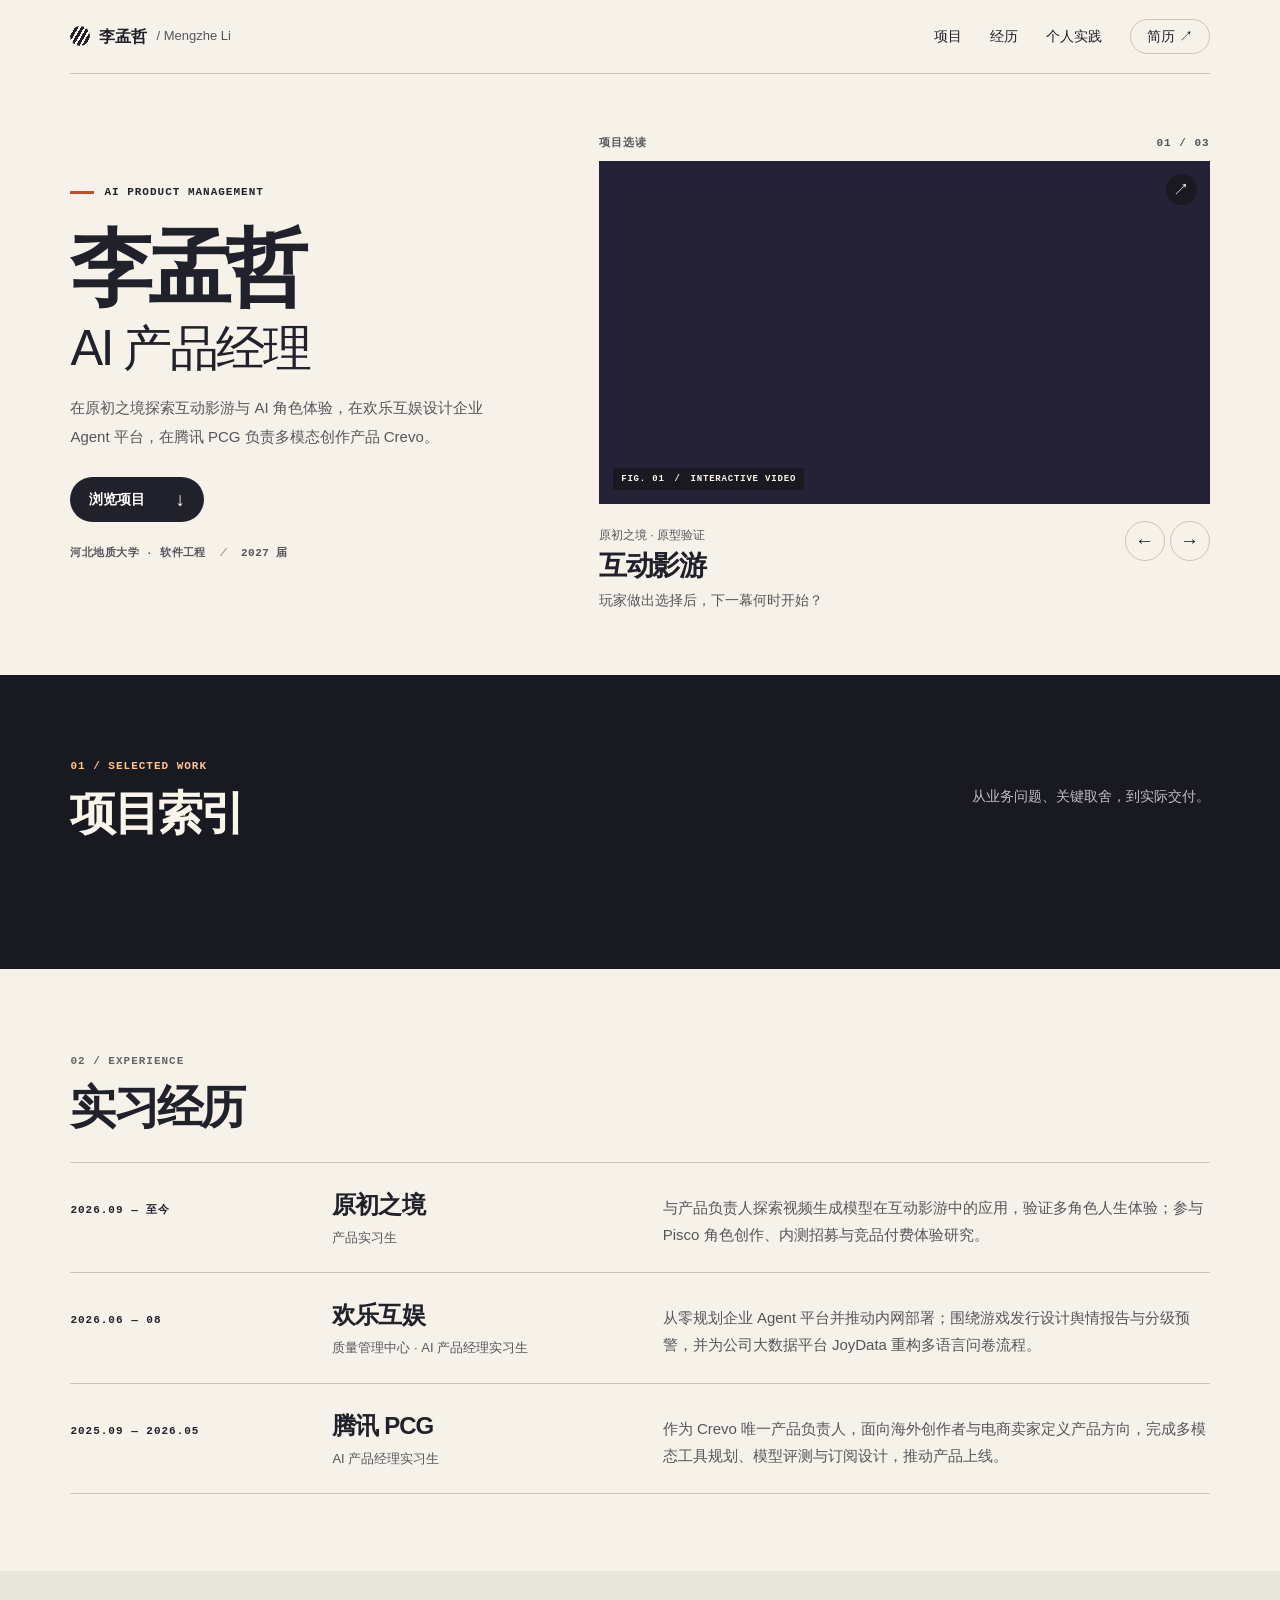
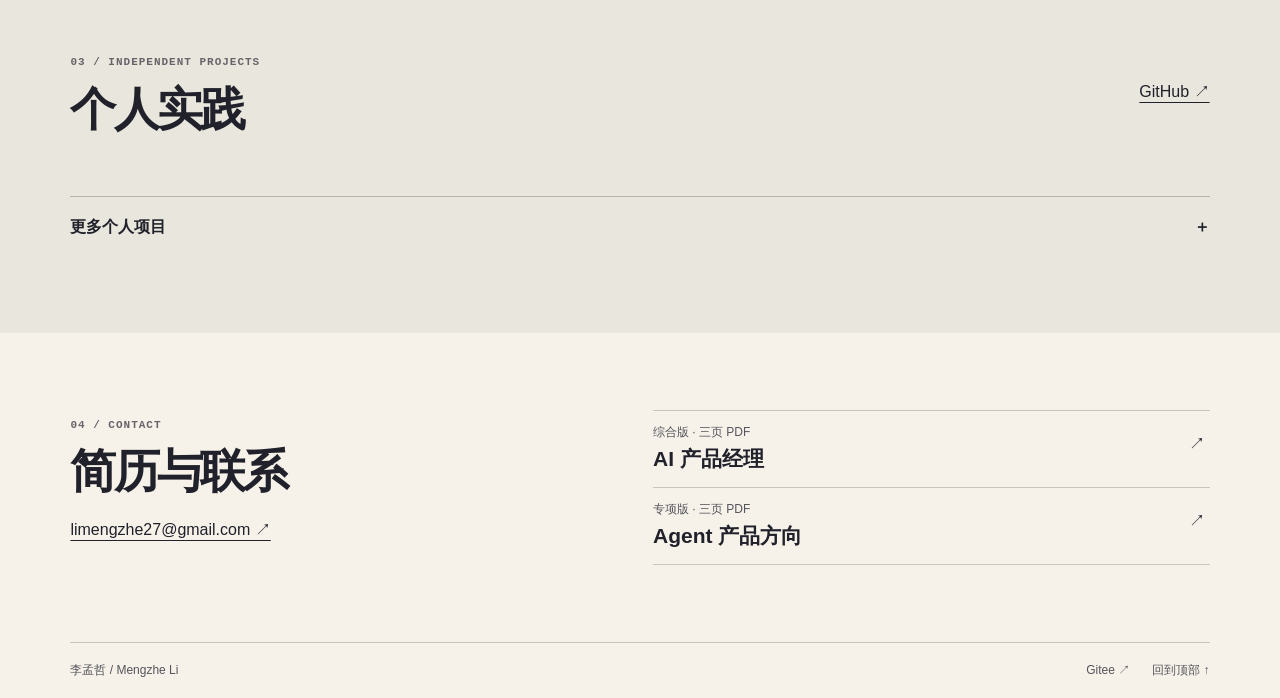
<file: preview/studio/index.html>
<!doctype html>
<html lang="zh-CN"><head><meta charset="utf-8"><meta name="viewport" content="width=device-width,initial-scale=1"><meta name="theme-color" content="#171921"><meta name="description" content="李孟哲，AI 产品经理。了解互动影游、企业 Agent、多模态创作产品中的设计决策、个人贡献与交付结果。"><title>李孟哲 — AI 产品经理</title><link rel="stylesheet" href="studio.css"><script defer src="../../cases.js"></script><script defer src="studio.js"></script></head>
<body><a class="skip" href="#projects">跳到项目</a><header class="mast"><div class="wrap bar"><a class="logo" href="#top"><i aria-hidden="true"></i>李孟哲 <span>/ Mengzhe Li</span></a><nav aria-label="主导航"><a href="#projects">项目</a><a href="#experience">经历</a><a href="#lab">个人实践</a><a class="navpdf" href="#contact">简历 ↗</a></nav></div></header>
<main id="top"><section class="hero wrap" aria-labelledby="name"><div class="bio"><div class="micro"><b></b> AI PRODUCT MANAGEMENT</div><h1 id="name">李孟哲<span>AI 产品经理</span></h1><p>在原初之境探索互动影游与 AI 角色体验，在欢乐互娱设计企业 Agent 平台，在腾讯 PCG 负责多模态创作产品 Crevo。</p><a class="cta" href="#projects">浏览项目 <span>↓</span></a><div class="school">河北地质大学 · 软件工程 <i>/</i> 2027 届</div></div>
<div class="feature"><div class="foliohead"><span>项目选读</span><span id="folioCount">01 / 03</span></div><button class="poster" id="poster" aria-label="查看互动影游案例"><svg id="art" viewBox="0 0 720 405" preserveAspectRatio="xMidYMid slice" aria-hidden="true"></svg><span class="paper-label" id="plate">FIG. 01　/　INTERACTIVE VIDEO</span><span class="open-arrow" aria-hidden="true">↗</span></button><div class="caption"><div aria-live="polite"><small id="issuer">原初之境 · 原型验证</small><h2 id="featureTitle">互动影游</h2><p id="featureText">玩家做出选择后，下一幕何时开始？</p></div><div class="switch"><button id="previous" aria-label="上一个精选项目">←</button><button id="next" aria-label="下一个精选项目">→</button></div></div></div></section>
<section class="archive" id="projects"><div class="wrap"><div class="section-head"><div><span class="index">01 / SELECTED WORK</span><h2>项目索引</h2></div><p>从业务问题、关键取舍，到实际交付。</p></div><div class="filters" id="filters" aria-label="按公司筛选项目"></div><div id="rows"></div></div></section>
<section class="wrap section" id="experience"><div class="section-head"><div><span class="index">02 / EXPERIENCE</span><h2>实习经历</h2></div></div><div class="jobs">
<article><time>2026.09 — 至今</time><div><h3>原初之境</h3><small>产品实习生</small></div><p>与产品负责人探索视频生成模型在互动影游中的应用，验证多角色人生体验；参与 Pisco 角色创作、内测招募与竞品付费体验研究。</p></article>
<article><time>2026.06 — 08</time><div><h3>欢乐互娱</h3><small>质量管理中心 · AI 产品经理实习生</small></div><p>从零规划企业 Agent 平台并推动内网部署；围绕游戏发行设计舆情报告与分级预警，并为公司大数据平台 JoyData 重构多语言问卷流程。</p></article>
<article><time>2025.09 — 2026.05</time><div><h3>腾讯 PCG</h3><small>AI 产品经理实习生</small></div><p>作为 Crevo 唯一产品负责人，面向海外创作者与电商卖家定义产品方向，完成多模态工具规划、模型评测与订阅设计，推动产品上线。</p></article></div></section>
<section id="lab" class="lab"><div class="wrap section"><div class="section-head"><div><span class="index">03 / INDEPENDENT PROJECTS</span><h2>个人实践</h2></div><a class="textlink" href="https://github.com/limengzhe27-boop">GitHub ↗</a></div><div class="labgrid" id="labgrid"></div><details class="more"><summary>更多个人项目 <span>＋</span></summary><div id="otherlab"></div></details></div></section>
<section class="contact wrap section" id="contact"><div><span class="index">04 / CONTACT</span><h2>简历与联系</h2><a class="mail" href="mailto:limengzhe27@gmail.com">limengzhe27@gmail.com ↗</a></div><div class="downloads"><a href="../../assets/resume-product-20261125.pdf"><small>综合版 · 三页 PDF</small><strong>AI 产品经理</strong><i>↗</i></a><a href="../../assets/resume-agent-20261125.pdf"><small>专项版 · 三页 PDF</small><strong>Agent 产品方向</strong><i>↗</i></a></div></section></main>
<footer><div class="wrap foot"><span>李孟哲 / Mengzhe Li</span><a href="https://gitee.com/ztmslmz">Gitee ↗</a><a href="#top">回到顶部 ↑</a></div></footer>
<dialog id="reader" aria-labelledby="readerTitle"><div class="readbar"><span>项目详读</span><div><button id="share">复制案例链接</button> <button id="close" aria-label="关闭项目详情">关闭 ×</button></div></div><div id="permalink" hidden><label>案例直达链接 <input aria-label="案例直达链接" readonly></label></div><div class="readbody" id="readbody"></div></dialog>
<style>.arrived{animation:page-in .67s cubic-bezier(.2,.78,.25,1) both}@keyframes page-in{from{opacity:.45;transform:translateY(13px)}to{opacity:1;transform:none}}#permalink{padding:12px 5%;background:#eae5dc;font-size:13px}#permalink input{width:min(90%,440px)}@media(prefers-reduced-motion:reduce){.arrived{animation:none}}</style></body></html>
</file>
<file: styles.css>
/* ==========================================================================
   李孟哲｜AI 产品经理个人主页 (v4 · Luminous Total-Detail-Total)
   现代通透视觉 + 面试总分总结构
   ========================================================================== */

:root {
  --bg: #f8f9fb;
  --surface: #ffffff;
  --surface-glass: rgba(255, 255, 255, 0.78);
  --surface-subtle: #f1f4f9;
  --ink: #0f172a;
  --ink-secondary: #475569;
  --ink-muted: #64748b;
  --line: rgba(15, 23, 42, 0.09);
  --line-strong: rgba(15, 23, 42, 0.16);

  --accent: #2563eb;
  --accent-deep: #1d4ed8;
  --accent-soft: rgba(37, 99, 235, 0.09);
  --emerald: #059669;
  --emerald-soft: rgba(5, 150, 105, 0.1);
  --violet: #6d28d9;
  --violet-soft: rgba(109, 40, 217, 0.09);
  --amber: #b45309;
  --amber-soft: rgba(180, 83, 9, 0.1);

  --dark-card: #0f172a;
  --dark-card-2: #162036;
  --dark-line: rgba(255, 255, 255, 0.12);

  --shadow-sm: 0 2px 10px rgba(15, 23, 42, 0.04);
  --shadow-md: 0 12px 32px rgba(15, 23, 42, 0.07);
  --shadow-lg: 0 24px 60px rgba(15, 23, 42, 0.12);

  --radius-sm: 10px;
  --radius-md: 18px;
  --radius-lg: 26px;
  --max-w: 1160px;
  --ease: cubic-bezier(0.22, 1, 0.36, 1);

  --font-sans: -apple-system, BlinkMacSystemFont, "SF Pro Display", "PingFang SC", "Noto Sans SC", "Microsoft YaHei", sans-serif;
  --font-mono: ui-monospace, "SFMono-Regular", Menlo, Monaco, Consolas, monospace;
}

*,
*::before,
*::after {
  box-sizing: border-box;
}

html {
  scroll-behavior: smooth;
  font-family: var(--font-sans);
  font-size: 16px;
  line-height: 1.65;
  color: var(--ink);
  background: var(--bg);
  -webkit-font-smoothing: antialiased;
}

body {
  margin: 0;
  background:
    radial-gradient(ellipse 65% 42% at 12% 0%, rgba(56, 189, 248, 0.14), transparent 65%),
    radial-gradient(ellipse 55% 38% at 90% 4%, rgba(99, 102, 241, 0.12), transparent 60%),
    var(--bg);
  overflow-x: hidden;
}

img {
  max-width: 100%;
  display: block;
}

a {
  color: inherit;
  text-decoration: none;
}

button {
  font: inherit;
  color: inherit;
  background: none;
  border: 0;
  padding: 0;
  cursor: pointer;
}

h1, h2, h3, h4, p, ul, ol, figure {
  margin: 0;
}

ul {
  padding: 0;
  list-style: none;
}

:focus-visible {
  outline: 2px solid var(--accent);
  outline-offset: 3px;
}

.skip-link {
  position: absolute;
  left: 16px;
  top: -80px;
  z-index: 200;
  padding: 10px 16px;
  border-radius: 8px;
  background: var(--ink);
  color: #fff;
  font-size: 14px;
}

.skip-link:focus {
  top: 16px;
}

.container {
  width: min(var(--max-w), calc(100% - 48px));
  margin-inline: auto;
}

/* Scroll Progress Bar */
.scroll-progress {
  position: fixed;
  inset: 0 0 auto;
  height: 3px;
  z-index: 100;
  background: rgba(15, 23, 42, 0.04);
  pointer-events: none;
}

.scroll-progress span {
  display: block;
  height: 100%;
  width: 100%;
  background: linear-gradient(90deg, #2563eb, #06b6d4, #10b981);
  transform: scaleX(0);
  transform-origin: left;
  transition: transform 0.08s linear;
}

/* ==========================================================================
   Floating Pill Navigation
   ========================================================================== */

.site-nav {
  position: sticky;
  top: 14px;
  z-index: 60;
  padding: 0 16px;
  pointer-events: none;
}

.nav-pill {
  width: min(var(--max-w), 100%);
  margin: 0 auto;
  height: 60px;
  padding: 8px 10px 8px 20px;
  border-radius: 999px;
  background: rgba(255, 255, 255, 0.82);
  backdrop-filter: blur(18px) saturate(140%);
  -webkit-backdrop-filter: blur(18px) saturate(140%);
  border: 1px solid rgba(255, 255, 255, 0.9);
  box-shadow: 0 8px 28px rgba(15, 23, 42, 0.06), 0 0 0 1px rgba(15, 23, 42, 0.05);
  display: flex;
  align-items: center;
  justify-content: space-between;
  gap: 20px;
  pointer-events: auto;
}

.nav-brand {
  display: inline-flex;
  align-items: center;
  gap: 10px;
  font-weight: 700;
  font-size: 15.5px;
  letter-spacing: -0.02em;
}

.nav-avatar {
  width: 30px;
  height: 30px;
  border-radius: 50%;
  object-fit: cover;
  object-position: 50% 22%;
  border: 1.5px solid rgba(37, 99, 235, 0.25);
}

.nav-brand small {
  font-weight: 500;
  font-size: 12.5px;
  color: var(--ink-muted);
  margin-left: 2px;
}

.nav-links {
  display: flex;
  align-items: center;
  gap: 6px;
}

.nav-links a {
  padding: 7px 14px;
  border-radius: 999px;
  font-size: 14px;
  font-weight: 500;
  color: var(--ink-secondary);
  transition: background 0.2s var(--ease), color 0.2s var(--ease);
}

.nav-links a:hover,
.nav-links a.is-active {
  background: var(--surface-subtle);
  color: var(--ink);
}

.nav-cta {
  display: inline-flex;
  align-items: center;
  gap: 7px;
  padding: 9px 18px;
  border-radius: 999px;
  background: var(--ink);
  color: #fff;
  font-size: 13.5px;
  font-weight: 600;
  transition: background 0.2s var(--ease), transform 0.2s var(--ease);
}

.nav-cta:hover {
  background: var(--accent);
  transform: translateY(-1px);
}

/* ==========================================================================
   PART 1: TOTAL (Opening Hero + Portrait Profile Card + 4-Column Proof Strip)
   ========================================================================== */

.hero-section {
  padding: 58px 0 36px;
}

.hero-grid {
  display: grid;
  grid-template-columns: minmax(0, 1.25fr) minmax(300px, 0.75fr);
  gap: clamp(32px, 5vw, 64px);
  align-items: center;
}

.hero-badge {
  display: inline-flex;
  align-items: center;
  gap: 9px;
  padding: 6px 14px;
  border-radius: 999px;
  background: var(--surface);
  border: 1px solid var(--line);
  box-shadow: var(--shadow-sm);
  font-size: 13px;
  font-weight: 550;
  color: var(--ink-secondary);
  margin-bottom: 22px;
}

.badge-dot {
  width: 8px;
  height: 8px;
  border-radius: 50%;
  background: var(--emerald);
  box-shadow: 0 0 0 4px var(--emerald-soft);
}

.hero-title {
  font-size: clamp(34px, 4.3vw, 52px);
  line-height: 1.15;
  letter-spacing: -0.035em;
  font-weight: 800;
  color: var(--ink);
  margin-bottom: 20px;
}

.hero-title .gradient-text {
  display: block;
  background: linear-gradient(110deg, #0f172a 10%, #2563eb 58%, #0284c7 100%);
  -webkit-background-clip: text;
  background-clip: text;
  color: transparent;
}

.hero-subtitle {
  font-size: 17.5px;
  line-height: 1.75;
  color: var(--ink-secondary);
  max-width: 600px;
  margin-bottom: 28px;
}

.hero-subtitle strong {
  color: var(--ink);
  font-weight: 650;
}

.hero-actions {
  display: flex;
  flex-wrap: wrap;
  gap: 12px;
  margin-bottom: 28px;
}

.btn-primary,
.btn-secondary {
  display: inline-flex;
  align-items: center;
  justify-content: center;
  gap: 8px;
  padding: 13px 24px;
  border-radius: 12px;
  font-size: 15px;
  font-weight: 600;
  transition: transform 0.2s var(--ease), box-shadow 0.2s var(--ease), background 0.2s var(--ease), border-color 0.2s var(--ease);
}

.btn-primary {
  background: var(--ink);
  color: #fff;
  box-shadow: 0 10px 24px rgba(15, 23, 42, 0.16);
}

.btn-primary:hover {
  background: var(--accent);
  transform: translateY(-2px);
  box-shadow: 0 14px 28px rgba(37, 99, 235, 0.26);
}

.btn-secondary {
  background: var(--surface);
  color: var(--ink);
  border: 1px solid var(--line-strong);
  box-shadow: var(--shadow-sm);
}

.btn-secondary:hover {
  border-color: var(--ink);
  transform: translateY(-2px);
}

.hero-tags {
  display: flex;
  flex-wrap: wrap;
  gap: 8px;
}

.hero-tags span {
  padding: 5px 12px;
  border-radius: 8px;
  background: rgba(255, 255, 255, 0.72);
  border: 1px solid var(--line);
  font-size: 13px;
  color: var(--ink-secondary);
}

/* Right Column: Clean Executive Profile Card (Replaces the useless widget!) */
.profile-card {
  position: relative;
  border-radius: var(--radius-lg);
  padding: 26px;
  background: linear-gradient(155deg, #111827 0%, #1e293b 100%);
  color: #f8fafc;
  box-shadow: var(--shadow-lg);
  overflow: hidden;
  border: 1px solid rgba(255, 255, 255, 0.08);
}

.profile-card::before {
  content: "";
  position: absolute;
  width: 280px;
  height: 280px;
  right: -90px;
  top: -90px;
  border-radius: 50%;
  background: radial-gradient(circle, rgba(59, 130, 246, 0.45), transparent 70%);
  pointer-events: none;
}

.profile-card-head {
  position: relative;
  display: flex;
  align-items: center;
  gap: 16px;
  padding-bottom: 20px;
  border-bottom: 1px solid var(--dark-line);
}

.profile-photo {
  width: 74px;
  height: 92px;
  border-radius: 14px;
  object-fit: cover;
  object-position: 50% 18%;
  border: 1.5px solid rgba(255, 255, 255, 0.22);
  background: #334155;
  flex-shrink: 0;
}

.profile-name {
  font-size: 22px;
  font-weight: 750;
  letter-spacing: -0.02em;
}

.profile-role {
  font-size: 13.5px;
  color: #93c5fd;
  margin-top: 3px;
  font-weight: 500;
}

.profile-edu {
  font-size: 12.5px;
  color: rgba(248, 250, 252, 0.65);
  margin-top: 5px;
}

.profile-tracks {
  position: relative;
  display: grid;
  gap: 10px;
  margin: 18px 0;
}

.track-row {
  display: flex;
  align-items: center;
  justify-content: space-between;
  gap: 12px;
  padding: 10px 13px;
  border-radius: 12px;
  background: rgba(255, 255, 255, 0.05);
  border: 1px solid rgba(255, 255, 255, 0.07);
  font-size: 13px;
}

.track-row strong {
  color: #fff;
  font-weight: 600;
}

.track-row span {
  color: rgba(248, 250, 252, 0.68);
  font-size: 12px;
  text-align: right;
}

.profile-foot {
  position: relative;
  display: flex;
  align-items: center;
  justify-content: space-between;
  padding-top: 16px;
  border-top: 1px solid var(--dark-line);
  font-size: 12.5px;
  color: rgba(248, 250, 252, 0.72);
}

.profile-foot-links {
  display: flex;
  gap: 12px;
}

.profile-foot-links a,
.profile-foot-links button {
  color: #cbd5e1;
  transition: color 0.2s;
}

.profile-foot-links a:hover,
.profile-foot-links button:hover {
  color: #fff;
}

/* Global Proof Strip (Part of Total Overview) */
.proof-strip {
  margin-top: 44px;
  display: grid;
  grid-template-columns: repeat(4, minmax(0, 1fr));
  gap: 16px;
}

.proof-card {
  background: var(--surface-glass);
  backdrop-filter: blur(10px);
  border: 1px solid var(--line);
  border-radius: var(--radius-md);
  padding: 20px 22px;
  box-shadow: var(--shadow-sm);
}

.proof-value {
  font-size: clamp(24px, 2.4vw, 32px);
  font-weight: 800;
  letter-spacing: -0.03em;
  color: var(--ink);
  line-height: 1.15;
}

.proof-label {
  font-size: 13.5px;
  font-weight: 600;
  color: var(--ink-secondary);
  margin-top: 6px;
}

.proof-note {
  font-size: 12px;
  color: var(--ink-muted);
  margin-top: 4px;
}

/* ==========================================================================
   Section Framing (Shared for Deep-Dive Sections)
   ========================================================================== */

.section-block {
  padding: 76px 0;
  scroll-margin-top: 84px;
}

.section-header {
  display: flex;
  align-items: flex-end;
  justify-content: space-between;
  gap: 24px;
  margin-bottom: 36px;
}

.section-kicker {
  display: inline-flex;
  align-items: center;
  gap: 8px;
  font-family: var(--font-mono);
  font-size: 12px;
  font-weight: 600;
  letter-spacing: 0.08em;
  text-transform: uppercase;
  color: var(--accent);
  margin-bottom: 8px;
}

.section-title {
  font-size: clamp(28px, 3.2vw, 40px);
  line-height: 1.15;
  letter-spacing: -0.035em;
  font-weight: 800;
}

.section-desc {
  max-width: 460px;
  font-size: 15px;
  color: var(--ink-secondary);
  text-align: right;
  text-wrap: balance;
}

/* ==========================================================================
   DETAIL 01: Experience Timeline
   ========================================================================== */

.exp-list {
  display: grid;
  gap: 18px;
}

.exp-card {
  background: var(--surface);
  border: 1px solid var(--line);
  border-radius: var(--radius-lg);
  padding: 28px 32px;
  box-shadow: var(--shadow-sm);
  display: grid;
  grid-template-columns: 240px minmax(0, 1fr);
  gap: 28px;
  transition: border-color 0.22s var(--ease), box-shadow 0.22s var(--ease);
}

.exp-card:hover {
  border-color: rgba(37, 99, 235, 0.25);
  box-shadow: var(--shadow-md);
}

.exp-period {
  font-family: var(--font-mono);
  font-size: 12.5px;
  color: var(--accent);
  font-weight: 600;
  margin-bottom: 6px;
}

.exp-company {
  font-size: 21px;
  font-weight: 780;
  letter-spacing: -0.02em;
}

.exp-role {
  font-size: 14px;
  color: var(--ink-secondary);
  font-weight: 600;
  margin-top: 4px;
}

.exp-scope {
  font-size: 12.5px;
  color: var(--ink-muted);
  margin-top: 10px;
  line-height: 1.5;
}

.exp-bullets {
  display: grid;
  gap: 10px;
  margin-bottom: 16px;
}

.exp-bullets li {
  position: relative;
  padding-left: 18px;
  font-size: 14.8px;
  line-height: 1.7;
  color: var(--ink-secondary);
}

.exp-bullets li::before {
  content: "";
  position: absolute;
  left: 0;
  top: 10px;
  width: 6px;
  height: 6px;
  border-radius: 50%;
  background: var(--accent);
}

.exp-chips {
  display: flex;
  flex-wrap: wrap;
  gap: 8px;
}

.exp-chip {
  display: inline-flex;
  align-items: center;
  gap: 5px;
  padding: 5px 12px;
  border-radius: 999px;
  background: var(--surface-subtle);
  border: 1px solid var(--line);
  font-size: 12.5px;
  font-weight: 550;
  color: var(--ink);
  transition: background 0.2s, border-color 0.2s, color 0.2s;
}

.exp-chip:hover {
  background: var(--accent-soft);
  border-color: rgba(37, 99, 235, 0.3);
  color: var(--accent);
}

/* ==========================================================================
   DETAIL 02: Core Product Cases (3 Flagship + 4 Deep-Dive Grid)
   ========================================================================== */

.case-controls {
  display: flex;
  flex-wrap: wrap;
  align-items: center;
  justify-content: space-between;
  gap: 14px;
  margin-bottom: 26px;
}

.filter-bar {
  display: flex;
  flex-wrap: wrap;
  gap: 8px;
}

.filter-btn {
  padding: 8px 16px;
  border-radius: 999px;
  background: var(--surface);
  border: 1px solid var(--line);
  font-size: 13.5px;
  font-weight: 550;
  color: var(--ink-secondary);
  transition: all 0.2s var(--ease);
}

.filter-btn:hover {
  border-color: var(--ink);
  color: var(--ink);
}

.filter-btn[aria-pressed="true"] {
  background: var(--ink);
  border-color: var(--ink);
  color: #fff;
}

.tour-btn {
  display: inline-flex;
  align-items: center;
  gap: 7px;
  padding: 8px 16px;
  border-radius: 999px;
  background: var(--accent-soft);
  color: var(--accent);
  font-size: 13.5px;
  font-weight: 600;
  transition: background 0.2s, transform 0.2s;
}

.tour-btn:hover {
  background: rgba(37, 99, 235, 0.16);
  transform: translateY(-1px);
}

.featured-cases {
  display: grid;
  grid-template-columns: repeat(3, minmax(0, 1fr));
  gap: 20px;
  margin-bottom: 20px;
}

.secondary-cases {
  display: grid;
  grid-template-columns: repeat(2, minmax(0, 1fr));
  gap: 20px;
}

.case-card {
  background: var(--surface);
  border: 1px solid var(--line);
  border-radius: var(--radius-lg);
  padding: 26px;
  box-shadow: var(--shadow-sm);
  text-align: left;
  display: flex;
  flex-direction: column;
  justify-content: space-between;
  gap: 18px;
  position: relative;
  overflow: hidden;
  transition: transform 0.24s var(--ease), box-shadow 0.24s var(--ease), border-color 0.24s var(--ease);
}

.case-card::before {
  content: "";
  position: absolute;
  inset: 0 0 auto;
  height: 4px;
  background: linear-gradient(90deg, #2563eb, #38bdf8);
  opacity: 0;
  transition: opacity 0.24s var(--ease);
}

.case-card.is-flagship::before {
  opacity: 1;
}

.case-card:hover {
  transform: translateY(-4px);
  box-shadow: var(--shadow-md);
  border-color: rgba(37, 99, 235, 0.28);
}

.case-card:hover::before {
  opacity: 1;
}

.case-top {
  display: flex;
  align-items: center;
  justify-content: space-between;
  gap: 10px;
}

.case-org {
  font-size: 12.5px;
  font-weight: 600;
  color: var(--ink-muted);
}

.stage-pill {
  display: inline-flex;
  align-items: center;
  gap: 6px;
  padding: 4px 10px;
  border-radius: 999px;
  font-size: 11.5px;
  font-weight: 600;
}

.stage-pill::before {
  content: "";
  width: 6px;
  height: 6px;
  border-radius: 50%;
}

.stage-live {
  background: var(--emerald-soft);
  color: var(--emerald);
}
.stage-live::before { background: var(--emerald); }

.stage-partial {
  background: var(--accent-soft);
  color: var(--accent);
}
.stage-partial::before { background: var(--accent); }

.stage-proto {
  background: var(--violet-soft);
  color: var(--violet);
}
.stage-proto::before { background: var(--violet); }

.case-title {
  font-size: 19.5px;
  font-weight: 760;
  line-height: 1.35;
  letter-spacing: -0.02em;
  color: var(--ink);
  margin: 12px 0 8px;
}

.case-question {
  font-size: 14px;
  font-weight: 600;
  color: var(--accent);
  margin-bottom: 8px;
}

.case-summary {
  font-size: 14px;
  line-height: 1.7;
  color: var(--ink-secondary);
}

.case-metrics {
  display: grid;
  grid-template-columns: repeat(3, minmax(0, 1fr));
  gap: 10px;
  padding: 14px;
  border-radius: 14px;
  background: var(--surface-subtle);
}

.case-metrics.is-two {
  grid-template-columns: repeat(2, minmax(0, 1fr));
}

.case-metrics strong {
  display: block;
  font-size: 14.5px;
  font-weight: 750;
  color: var(--ink);
}

.case-metrics span {
  display: block;
  font-size: 11.5px;
  color: var(--ink-muted);
  margin-top: 2px;
}

.case-foot {
  display: flex;
  align-items: center;
  justify-content: space-between;
  font-size: 13.5px;
  font-weight: 600;
  color: var(--ink);
}

.case-tags {
  display: flex;
  flex-wrap: wrap;
  gap: 6px;
}

.case-tags span {
  font-size: 11.5px;
  padding: 3px 9px;
  border-radius: 6px;
  background: var(--surface-subtle);
  color: var(--ink-secondary);
}

.case-cta {
  color: var(--accent);
  white-space: nowrap;
  transition: transform 0.2s var(--ease);
}

.case-card:hover .case-cta {
  transform: translateX(3px);
}

/* ==========================================================================
   DETAIL 03: Capabilities & Methodology
   ========================================================================== */

.method-grid {
  display: grid;
  grid-template-columns: repeat(4, minmax(0, 1fr));
  gap: 18px;
}

.method-card {
  background: var(--surface);
  border: 1px solid var(--line);
  border-radius: var(--radius-md);
  padding: 24px 22px;
  box-shadow: var(--shadow-sm);
}

.method-num {
  display: inline-flex;
  align-items: center;
  justify-content: center;
  width: 32px;
  height: 32px;
  border-radius: 10px;
  background: var(--accent-soft);
  color: var(--accent);
  font-family: var(--font-mono);
  font-size: 13px;
  font-weight: 700;
  margin-bottom: 14px;
}

.method-card h3 {
  font-size: 17.5px;
  font-weight: 740;
  margin-bottom: 8px;
}

.method-card p {
  font-size: 13.8px;
  line-height: 1.7;
  color: var(--ink-secondary);
}

.skill-bar {
  margin-top: 20px;
  padding: 20px 24px;
  border-radius: var(--radius-md);
  background: var(--surface);
  border: 1px solid var(--line);
  display: flex;
  flex-wrap: wrap;
  align-items: center;
  gap: 10px;
}

.skill-bar-label {
  font-size: 13px;
  font-weight: 700;
  color: var(--ink);
  margin-right: 6px;
}

.skill-chip {
  padding: 5px 12px;
  border-radius: 999px;
  background: var(--surface-subtle);
  font-size: 13px;
  color: var(--ink-secondary);
}

/* ==========================================================================
   DETAIL 04: Independent Lab & Open Source
   ========================================================================== */

.lab-featured {
  display: grid;
  grid-template-columns: repeat(2, minmax(0, 1fr));
  gap: 20px;
  margin-bottom: 20px;
}

.lab-card-lg {
  background: var(--surface);
  border: 1px solid var(--line);
  border-radius: var(--radius-lg);
  overflow: hidden;
  box-shadow: var(--shadow-sm);
  display: flex;
  flex-direction: column;
}

.lab-media {
  background: var(--surface-subtle);
  padding: 18px;
  border-bottom: 1px solid var(--line);
}

.lab-media img {
  width: 100%;
  height: 220px;
  object-fit: contain;
  border-radius: 12px;
  background: #e2e8f0;
}

.lab-media figcaption {
  font-size: 12px;
  color: var(--ink-muted);
  margin-top: 10px;
}

.lab-content {
  padding: 24px;
  display: flex;
  flex-direction: column;
  gap: 10px;
  flex: 1;
}

.lab-top {
  display: flex;
  justify-content: space-between;
  align-items: center;
  font-size: 12px;
  color: var(--ink-muted);
  font-family: var(--font-mono);
}

.lab-content h3 {
  font-size: 21px;
  font-weight: 760;
}

.lab-content h3 span {
  font-size: 14px;
  font-weight: 500;
  color: var(--ink-muted);
  margin-left: 8px;
}

.lab-content p {
  font-size: 14px;
  line-height: 1.7;
  color: var(--ink-secondary);
}

.lab-note {
  margin-top: auto;
  padding-top: 10px;
  border-top: 1px dashed var(--line);
  font-size: 12px;
  color: var(--ink-muted);
}

.lab-link {
  display: inline-flex;
  align-items: center;
  gap: 6px;
  font-size: 13.5px;
  font-weight: 600;
  color: var(--accent);
  margin-top: 4px;
}

.lab-grid {
  display: grid;
  grid-template-columns: repeat(3, minmax(0, 1fr));
  gap: 18px;
}

.lab-card-sm {
  background: var(--surface);
  border: 1px solid var(--line);
  border-radius: var(--radius-md);
  padding: 22px;
  box-shadow: var(--shadow-sm);
  display: flex;
  flex-direction: column;
  gap: 8px;
}

.lab-card-sm h4 {
  font-size: 16.5px;
  font-weight: 720;
}

.lab-card-sm p {
  font-size: 13.5px;
  line-height: 1.65;
  color: var(--ink-secondary);
  flex: 1;
}

.lab-links {
  display: flex;
  flex-wrap: wrap;
  gap: 7px;
  margin-top: 8px;
}

.lab-links a {
  font-size: 12px;
  font-weight: 550;
  padding: 4px 10px;
  border-radius: 8px;
  background: var(--surface-subtle);
  color: var(--ink);
  transition: background 0.2s, color 0.2s;
}

.lab-links a:hover {
  background: var(--accent-soft);
  color: var(--accent);
}

/* ==========================================================================
   PART 3: TOTAL (Closing Summary + Dual PDF Resumes + Contact)
   ========================================================================== */

.closing-banner {
  border-radius: var(--radius-lg);
  padding: clamp(28px, 4vw, 48px);
  background: linear-gradient(145deg, #0f172a 0%, #1e293b 55%, #172554 100%);
  color: #f8fafc;
  box-shadow: var(--shadow-lg);
  margin-bottom: 24px;
}

.closing-eyebrow {
  font-family: var(--font-mono);
  font-size: 12px;
  letter-spacing: 0.08em;
  color: #93c5fd;
  margin-bottom: 10px;
}

.closing-title {
  font-size: clamp(24px, 3vw, 34px);
  font-weight: 800;
  letter-spacing: -0.03em;
  margin-bottom: 24px;
}

.closing-points {
  display: grid;
  grid-template-columns: repeat(3, minmax(0, 1fr));
  gap: 20px;
}

.closing-point {
  padding: 20px;
  border-radius: 16px;
  background: rgba(255, 255, 255, 0.06);
  border: 1px solid rgba(255, 255, 255, 0.1);
}

.closing-point strong {
  display: block;
  font-size: 16px;
  color: #fff;
  margin-bottom: 8px;
}

.closing-point p {
  font-size: 13.8px;
  line-height: 1.65;
  color: rgba(248, 250, 252, 0.78);
}

.resume-grid {
  display: grid;
  grid-template-columns: repeat(2, minmax(0, 1fr));
  gap: 20px;
}

.resume-card {
  background: var(--surface);
  border: 1px solid var(--line);
  border-radius: var(--radius-lg);
  padding: 28px 30px;
  box-shadow: var(--shadow-sm);
  display: flex;
  flex-direction: column;
  justify-content: space-between;
  gap: 16px;
  transition: transform 0.22s var(--ease), box-shadow 0.22s var(--ease), border-color 0.22s var(--ease);
}

.resume-card:hover {
  transform: translateY(-3px);
  box-shadow: var(--shadow-md);
  border-color: var(--accent);
}

.resume-meta {
  display: flex;
  justify-content: space-between;
  font-family: var(--font-mono);
  font-size: 12px;
  color: var(--ink-muted);
}

.resume-card h3 {
  font-size: 22px;
  font-weight: 780;
  margin-top: 6px;
}

.resume-card p {
  font-size: 14px;
  color: var(--ink-secondary);
  margin-top: 6px;
}

.resume-cta {
  display: inline-flex;
  align-items: center;
  gap: 7px;
  font-size: 14.5px;
  font-weight: 650;
  color: var(--accent);
}

.site-footer {
  margin-top: 40px;
  padding: 32px 0 56px;
  border-top: 1px solid var(--line);
  display: flex;
  flex-wrap: wrap;
  align-items: center;
  justify-content: space-between;
  gap: 16px;
  font-size: 13.5px;
  color: var(--ink-muted);
}

.footer-left strong {
  color: var(--ink);
  margin-right: 10px;
}

.footer-actions {
  display: flex;
  flex-wrap: wrap;
  gap: 16px;
}

.footer-actions a,
.footer-actions button {
  color: var(--ink-secondary);
  font-weight: 550;
  transition: color 0.2s;
}

.footer-actions a:hover,
.footer-actions button:hover {
  color: var(--accent);
}

/* ==========================================================================
   Case Reader Modal (Clean Slide/Card Presentation for Interviews)
   ========================================================================== */

dialog.reader-dialog {
  margin: auto;
  border: 1px solid var(--line);
  border-radius: var(--radius-lg);
  width: min(780px, calc(100vw - 28px));
  max-height: 90dvh;
  padding: 0;
  background: var(--surface);
  color: var(--ink);
  box-shadow: 0 32px 80px rgba(15, 23, 42, 0.26);
  overflow: hidden;
}

dialog.reader-dialog::backdrop {
  background: rgba(15, 23, 42, 0.52);
  backdrop-filter: blur(6px);
}

body:has(dialog[open]) {
  overflow: hidden;
}

.reader-shell {
  display: flex;
  flex-direction: column;
  max-height: 90dvh;
}

.reader-top,
.reader-bottom {
  display: flex;
  align-items: center;
  justify-content: space-between;
  padding: 14px 24px;
  background: var(--bg);
  border-bottom: 1px solid var(--line);
  flex-shrink: 0;
}

.reader-bottom {
  border-bottom: 0;
  border-top: 1px solid var(--line);
}

.reader-loc {
  font-family: var(--font-mono);
  font-size: 12.5px;
  color: var(--ink-muted);
}

.reader-btn {
  padding: 7px 14px;
  border-radius: 999px;
  background: var(--surface);
  border: 1px solid var(--line-strong);
  font-size: 13px;
  font-weight: 600;
  transition: all 0.18s;
}

.reader-btn:hover:not(:disabled) {
  background: var(--ink);
  border-color: var(--ink);
  color: #fff;
}

.reader-btn:disabled {
  opacity: 0.35;
  cursor: not-allowed;
}

.reader-body {
  padding: 28px 32px 34px;
  overflow-y: auto;
}

.reader-kicker {
  font-size: 13px;
  font-weight: 600;
  color: var(--accent);
  margin-bottom: 8px;
}

.reader-body h2 {
  font-size: clamp(22px, 3vw, 28px);
  line-height: 1.3;
  letter-spacing: -0.025em;
  margin-bottom: 14px;
}

.reader-tags {
  display: flex;
  flex-wrap: wrap;
  gap: 8px;
  margin-bottom: 22px;
}

.reader-tags span {
  font-size: 12px;
  padding: 4px 10px;
  border-radius: 8px;
  background: var(--surface-subtle);
  color: var(--ink-secondary);
}

.reader-sec {
  margin-top: 22px;
}

.reader-sec h3 {
  font-size: 13px;
  font-weight: 700;
  color: var(--ink-muted);
  margin-bottom: 8px;
  letter-spacing: 0.04em;
}

.reader-sec p {
  font-size: 15px;
  line-height: 1.75;
  color: var(--ink);
}

.reader-decision {
  padding: 16px 18px;
  border-radius: 14px;
  background: var(--accent-soft);
  border-left: 3px solid var(--accent);
  font-weight: 550;
}

.reader-list {
  display: grid;
  gap: 10px;
}

.reader-list li {
  position: relative;
  padding-left: 16px;
  font-size: 14.5px;
  line-height: 1.7;
  color: var(--ink-secondary);
}

.reader-list li::before {
  content: "";
  position: absolute;
  left: 0;
  top: 10px;
  width: 6px;
  height: 6px;
  border-radius: 50%;
  background: var(--accent);
}

.reader-truth {
  margin-top: 24px;
  padding: 14px 16px;
  border-radius: 12px;
  background: var(--surface-subtle);
  border: 1px solid var(--line);
  font-size: 13px;
  line-height: 1.6;
  color: var(--ink-secondary);
}

.reader-truth strong {
  color: var(--ink);
  margin-right: 6px;
}

/* Toast */
.toast {
  position: fixed;
  right: 24px;
  bottom: 24px;
  z-index: 120;
  padding: 10px 18px;
  border-radius: 999px;
  background: var(--ink);
  color: #fff;
  font-size: 13.5px;
  font-weight: 550;
  box-shadow: var(--shadow-md);
  opacity: 0;
  transform: translateY(10px);
  pointer-events: none;
  transition: opacity 0.25s var(--ease), transform 0.25s var(--ease);
}

.toast.is-visible {
  opacity: 1;
  transform: translateY(0);
}

/* ==========================================================================
   Responsive Breakpoints
   ========================================================================== */

@media (max-width: 1024px) {
  .hero-grid {
    grid-template-columns: 1fr;
  }

  .proof-strip,
  .method-grid {
    grid-template-columns: repeat(2, minmax(0, 1fr));
  }

  .featured-cases,
  .closing-points {
    grid-template-columns: 1fr;
  }

  .exp-card {
    grid-template-columns: 1fr;
    gap: 16px;
  }

  .lab-grid {
    grid-template-columns: repeat(2, minmax(0, 1fr));
  }
}

@media (max-width: 720px) {
  .container {
    width: calc(100% - 32px);
  }

  .nav-links {
    display: none;
  }

  .nav-pill {
    height: 54px;
    padding: 6px 8px 6px 14px;
  }

  .hero-section {
    padding: 36px 0 24px;
  }

  .section-block {
    padding: 52px 0;
  }

  .section-header {
    flex-direction: column;
    align-items: flex-start;
    gap: 8px;
  }

  .section-desc {
    text-align: left;
  }

  .proof-strip,
  .secondary-cases,
  .method-grid,
  .lab-featured,
  .lab-grid,
  .resume-grid {
    grid-template-columns: 1fr;
  }

  .exp-card,
  .case-card {
    padding: 22px 20px;
  }

  .reader-body {
    padding: 20px 18px 26px;
  }
}

@media (prefers-reduced-motion: reduce) {
  *,
  *::before,
  *::after {
    scroll-behavior: auto !important;
    animation: none !important;
    transition: none !important;
  }
}
</file>
<file: preview/interview/interview.css>
:root{--paper:#fafbfe;--ink:#17243b;--muted:#4b5a70;--blue:#294dc1;--lime:#dce8ff;--line:#d3d9e4}
body{background:radial-gradient(ellipse at 84% 6%,#e8f0ff,transparent 36rem),var(--paper)}
body::before{opacity:.22}.scene-wash{display:none}
.container{width:min(1150px,88%)}.nav-inner{width:min(1180px,91%);background:#fbfcfee8;box-shadow:0 5px 22px #1d33510b;border:1px solid #cfd7e5}.nav .button.primary,.button.primary{background:#213d84;border-color:#213d84}
.hero{min-height:0;padding:clamp(115px,10vw,154px) 0 clamp(45px,6vw,88px)}.hero-grid{grid-template-columns:1.15fr .85fr;gap:7%}.eyebrow{font:600 14px var(--sans);letter-spacing:.04em}.live-dot{height:2px;width:26px;background:var(--blue);box-shadow:none;border-radius:0}
h1{margin:27px 0 20px;line-height:1.06;font-size:clamp(64px,7vw,100px);letter-spacing:-.075em}h1 .soft{font-size:.73em;-webkit-text-stroke:0;color:#40577a;font-weight:530}.hero-lead{font-size:clamp(20px,2vw,27px)}.hero-lead strong::after{inset:auto 0 .08em;height:.24em;background:#c4d7ff;transform:rotate(-.6deg)}.hero-sub{font-size:17px;line-height:1.85;max-width:35em}.hero-foot{font:500 13px var(--sans);gap:10px;letter-spacing:.02em}.hero-foot span{color:#a8b4c5}.hero-actions{margin-top:24px}
.identity-cover{position:relative;width:min(100%,355px);aspect-ratio:.82;margin:0 auto;isolation:isolate}.jacket{position:absolute;inset:0;display:grid;grid-template-columns:34px 1fr;grid-template-rows:1fr 48px;overflow:hidden;background:#223c76;border-radius:3px 10px 8px 2px;box-shadow:0 20px 35px -18px #17273e80;transform:rotate(2deg);z-index:1}.underleaf{position:absolute;inset:7px 2px -1px 1px;background:#a6c2f1;border:1px solid #869ebd;transform:rotate(-3deg);border-radius:4px}.spine{grid-row:1/3;writing-mode:vertical-rl;transform:rotate(180deg);font:italic 17px/34px Georgia,serif;color:#e2ecff;text-align:center;letter-spacing:.07em;background:linear-gradient(90deg,#233e79,#3c5693 86%,#1b336a 87%)}.photo{min-height:0;position:relative;background:#cdd0d6}.photo img{display:block;width:100%;height:100%;object-fit:cover;object-position:50% 32%;filter:saturate(.76)}.credit{padding:0 17px;background:#233e79;display:flex;justify-content:space-between;align-items:center;color:white}.credit span{font-weight:600;letter-spacing:.1em}.credit i{font:italic 13px Georgia,serif}
.agenda{display:flex;align-items:center;justify-content:space-between;gap:12px;border-block:1px solid var(--line);padding:20px 0}.agenda div b{font-size:16px}.agenda div span{display:block;color:var(--muted);font:italic 14px Georgia,serif}.agenda a{font-size:15px;color:#304870;position:relative;padding-left:17px}.agenda a::before{content:'';position:absolute;left:0;top:50%;width:8px;height:1px;background:#7790b4}.agenda a:hover{text-decoration:underline}
.section-head h2,.contact-card h2{line-height:1.15;font-size:clamp(35px,3.7vw,54px)}.section-head h2 .title-line{display:inline;white-space:normal}.section-head h2{text-wrap:balance}.section-head{grid-template-columns:1fr 1fr;align-items:center}.section-index,.timeline-date,.lab-type,.method-code{font-size:13px}.timeline-item{grid-template-columns:160px 1fr}.method{background:#182944}.method .section-index{color:#9bbfff}.contact-card{background:#deebff}.capability-grid{border-radius:18px}.motion-ready .reveal,.motion-ready .motion-item,.motion-ready .title-line{opacity:1;filter:none;transform:none;transition:none}.case-card,.lab-card{border-radius:18px}.button:focus-visible,a:focus-visible,button:focus-visible,summary:focus-visible,article[tabindex]:focus-visible{outline:3px solid #557cdc;outline-offset:3px}
.presenting{overflow:hidden}#talk{padding:0;border:1px solid #c3cedd;border-radius:20px;color:var(--ink);background:#fafbfd;width:min(1160px,96vw);height:min(790px,91dvh);max-width:none;max-height:none;box-shadow:0 35px 130px #121f3e44}#talk[open]{display:grid;grid-template-rows:auto minmax(0,1fr) auto}#talk::backdrop{background:#0f1c35ad;backdrop-filter:blur(7px)}
.talkbar>span{margin-right:auto}.talkbar button[aria-pressed=true]{background:#e6efff;color:#203c72}#cue{grid-column:1/-1;border-left:3px solid #6a86bd;background:#eaf0fb;padding:10px 16px;font-size:15px;line-height:1.7;color:#354a68}
.talkbar,.talkfoot{display:flex;align-items:center;justify-content:space-between;gap:10px;padding:14px clamp(18px,4vw,46px);background:#fff}.talkbar{border-bottom:1px solid var(--line);font-size:15px;font-weight:660}.talkbar i{color:#96a7bc;margin:0 5px}.talkbar button,.talkfoot button{background:transparent;color:var(--ink);font:600 14px var(--sans);border:1px solid var(--line);border-radius:22px;padding:9px 17px;cursor:pointer}.talkfoot{position:relative;border-top:1px solid var(--line)}.talkfoot::before{content:'';position:absolute;left:0;top:-1px;width:var(--step);height:3px;background:#4475d3;transition:width .2s}.talkfoot span{margin-right:auto;font-size:14px;color:#4a5e79}.talkfoot button.forward{background:#233e79;color:white;border-color:#233e79}.talkfoot button:disabled{opacity:.42;cursor:default}
.stagecontent{overflow:auto;overscroll-behavior:contain;display:grid;grid-template-columns:minmax(0,1fr) minmax(0,.85fr);align-content:safe center;align-items:center;gap:25px 5%;padding:clamp(20px,4vw,55px)}.talklabel,.plabel{font:650 14px/1.55 var(--sans);color:#4b668d;letter-spacing:.025em}.slidecopy h2{font-size:clamp(32px,3.5vw,53px);line-height:1.2;letter-spacing:-.055em;word-break:normal;text-wrap:balance;margin:10px 0 7px}.slidecopy h3{color:#4a607f;font-size:19px;margin:0 0 22px}.slidecopy>p,.insight{font-size:clamp(16px,1.26vw,19px);line-height:1.85;margin:0}.insight{border-left:3px solid #688bca;padding-left:14px;margin-top:20px;color:#43546b}.insight strong{display:block;color:#233f70;font-size:14px;margin-bottom:3px}.plate{position:relative;padding:clamp(18px,2.6vw,38px);background:#e6edf7;border-radius:15px;overflow:hidden}.plabel{margin-bottom:27px}.plate>small,.demopic figcaption{display:block;margin-top:15px;color:inherit;font-size:13px}.mapstack p,.wrapup p{display:grid;grid-template-columns:1fr auto;align-items:baseline;gap:1px 12px;border-top:1px solid #b5c5dc;margin:0;padding:12px 0}.mapstack time{grid-column:1/-1;font:13px var(--mono);color:#495c78}.mapstack b,.wrapup b{font-size:22px}.mapstack span,.wrapup span{font-size:14px}.plate-crevo{background:#e4f2ef;color:#234741}.pipeline{display:flex;align-items:center;justify-content:space-between;gap:5px;font-size:15px;font-weight:700}.pipeline i,.ruler span{flex:1;height:1px;background:currentColor;opacity:.55}.numline{display:flex;justify-content:space-between;border-top:1px solid #a5c8bf;padding-top:22px;margin-top:24px}.numline b{font-size:clamp(25px,3vw,42px);line-height:1.18}.numline small{display:block;font:13px var(--sans);margin-top:4px}.plate-agent{background:#dee7fd}.layers p{display:flex;flex-direction:column;position:relative;border-left:2px solid #9bb0d7;background:#f5f8ff;padding:11px 16px;margin:8px 0}.layers small{color:#536885}.layers p:nth-child(2){margin-left:10px}.layers p:nth-child(3){margin-left:20px}
.plate-video{background:#243858;color:#fff}.plate-video .plabel{color:#b8c9e3}.filmstrip{display:flex;gap:4px;padding:10px 0;border-block:4px dotted #93a4bb}.filmstrip div{flex:1;text-align:center;overflow:hidden}.filmstrip i{height:67px;display:block;background:linear-gradient(151deg,transparent 52%,#507796 53%),linear-gradient(32deg,#9ebbd4 51%,#dce2ed 52%)}.filmstrip div:nth-child(2) i{filter:hue-rotate(25deg);transform:scaleX(-1)}.filmstrip div:nth-child(3) i{filter:hue-rotate(312deg)}.filmstrip b{font-size:13px}.ruler{display:flex;gap:12px;align-items:center;margin:20px 0 0;font-size:14px}.plate-pisco{background:#f3e8ef;color:#584053}.channels{display:flex;justify-content:space-evenly;gap:12px}.channels span,.account{text-align:center;background:#fff8ff;padding:10px 14px;border:1px solid #d4bfce;border-radius:7px}.join{width:45%;height:22px;border:1px solid #a991a0;border-top:0;margin:auto}.account{width:fit-content;margin:12px auto 0;background:#75566f;color:white}.plate-pisco>small{text-align:center}.demopic{margin:0}.demopic img{width:100%;display:block;border-radius:6px}.plate-summary{background:#e0eaff}.wrapup p{grid-template-columns:1fr}.appendix,.endlinks{grid-column:1/-1}.appendix details{border-top:1px solid var(--line);padding:6px 0}.appendix summary{cursor:pointer;font-size:14px;font-weight:620;color:#3b5684;padding:4px}.appendix details p{margin:10px 0;font-size:16px;line-height:1.75}.appendix details b{display:block;font-size:14px}.appendix details small{display:block;margin-bottom:12px}.endlinks{display:flex;flex-wrap:wrap;gap:7px}
@media(max-width:960px){.hero-grid{grid-template-columns:1.1fr .8fr;gap:5%}.section-head{grid-template-columns:1fr}.section-rail{display:none}.agenda{gap:6px}.stagecontent{align-content:start}.timeline-item{grid-template-columns:1fr}}
@media(max-width:680px){.container{width:90%}.hero{padding:93px 0 34px}.hero-grid{display:grid;grid-template-columns:minmax(0,1fr) 95px;gap:0 10px;align-items:start}.hero-grid>.reveal:first-child{display:contents}.eyebrow,.hero-lead,.hero-sub,.hero-actions,.hero-foot{grid-column:1/-1}.eyebrow{grid-row:1;font-size:13px}.hero h1{grid-column:1;grid-row:2;margin:20px 0;font-size:clamp(43px,12vw,65px)}.identity-cover{grid-column:2;grid-row:2;width:86px;align-self:center;aspect-ratio:.83}.jacket{grid-template-columns:6px 1fr;grid-template-rows:1fr 7px}.spine,.credit>*{font-size:0}.credit{padding:0}.hero-sub{font-size:16px;margin-top:10px}.hero-foot{margin-top:16px}.hero-actions{gap:8px;margin-top:17px}.agenda{display:flex;flex-wrap:wrap;justify-content:flex-start;gap:9px 15px;padding:12px 0}.agenda div{width:100%}.agenda div span{display:inline}.agenda a{padding-left:0;font-size:14px}.agenda a::before{display:none}.timeline-item{gap:8px}.stagecontent{display:block;padding:19px}.plate{margin:20px 0}.plabel{margin-bottom:13px}.slidecopy h3{margin-bottom:12px;font-size:17px}.insight{margin-top:12px}.talkbar,.talkfoot{padding:10px 13px}.talkfoot button,.talkbar button{padding:8px 12px}.contact-card h2 .title-line{white-space:normal}.case-title{overflow-wrap:anywhere}.section-head{gap:12px}.section-desc{font-size:16px}.skill-cloud span{font-size:13px}.timeline-points li{font-size:15px}}
@media(max-width:680px){.credit span,.credit i{display:none}}
@media(prefers-reduced-motion:reduce){*,*::before,*::after{scroll-behavior:auto!important;transition:none!important;animation:none!important}}
</file>
<file: preview/studio/studio.css>
:root{--bg:#f6f2ea;--ink:#20212a;--dim:#55555b;--line:#c9c5bc;--night:#191a21;--acid:#ffc18d;--mono:ui-monospace,SFMono-Regular,Consolas,monospace;--sans:Inter,-apple-system,BlinkMacSystemFont,"Helvetica Neue","PingFang SC","Microsoft Yahei",sans-serif}*{box-sizing:border-box}html{scroll-behavior:smooth;scroll-padding-top:20px}body{margin:0;background:var(--bg);color:var(--ink);font:16px/1.58 var(--sans);-webkit-font-smoothing:antialiased}a,button,summary{-webkit-tap-highlight-color:transparent}a{color:inherit;text-decoration:none}button{font:inherit;color:inherit;cursor:pointer}button:focus-visible,a:focus-visible,summary:focus-visible{outline:3px solid #4277fe;outline-offset:4px}.wrap{width:min(1248px,89%);margin-inline:auto}.skip{position:fixed;left:10px;top:-80px;background:white;padding:10px;z-index:9}.skip:focus{top:8px}.bar,.foot,nav,.logo,.micro,.foliohead,.caption,.switch,.section-head,.filters,.readbar{display:flex;align-items:center}.bar{height:74px;justify-content:space-between;border-bottom:1px solid var(--line)}.logo{gap:9px;font-weight:750}.logo span{font-size:13px;font-weight:450;color:var(--dim)}.logo i{display:block;width:20px;height:20px;background:repeating-linear-gradient(120deg,var(--ink) 0 3px,transparent 3px 5px);border-radius:50%}nav{gap:28px;font-size:14px}nav a:hover,.textlink:hover,.mail:hover{color:#a43c21}.navpdf{border:1px solid var(--line);border-radius:25px;padding:5px 16px}.hero{display:grid;grid-template-columns:0.86fr 1.14fr;align-items:center;gap:6%;padding-block:clamp(40px,4.8vw,75px) clamp(48px,5vw,80px)}.micro,.index,.foliohead,.paper-label,.school,.readbar>span,.jobs time{font:600 11px/1.6 var(--mono);letter-spacing:.09em}.micro{gap:10px}.micro b{width:24px;height:3px;background:#c74d27}.bio h1{font-size:clamp(56px,6.5vw,100px);letter-spacing:-.07em;line-height:1.08;margin:22px 0 19px}.bio h1 span{display:block;font-weight:480;font-size:.59em;letter-spacing:-.05em;margin-top:9px}.bio>p{font-size:clamp(15px,1.15vw,18px);max-width:28em;color:var(--dim);line-height:1.9;margin:0 0 26px}.cta{display:inline-flex;align-items:center;gap:30px;background:var(--ink);color:white;border-radius:32px;padding:11px 19px;font-weight:600;font-size:14px}.cta:hover{background:#414253}.cta span{font-size:19px;line-height:1}.school{color:var(--dim);margin-top:23px;font-size:11px;letter-spacing:.04em}.school i{color:#aa8e79;margin-inline:7px}.foliohead{justify-content:space-between;color:var(--dim);margin-bottom:8px;letter-spacing:.09em}.poster{display:block;position:relative;width:100%;padding:0;aspect-ratio:16/9;overflow:hidden;border:0;background:#252237;text-align:left}.poster svg{display:block;width:100%;height:100%;transition:transform .55s cubic-bezier(.2,.8,.2,1)}.poster:hover svg{transform:scale(1.025)}.paper-label,.open-arrow{position:absolute;background:#191921;color:#fff4e4}.paper-label{bottom:14px;left:14px;padding:4px 8px;font-size:9px}.open-arrow{top:13px;right:13px;width:31px;height:31px;display:grid;place-items:center;border-radius:50%}.caption{align-items:flex-start;justify-content:space-between;padding:17px 0 0;gap:12px}.caption small,.labcard small,.downloads small,.other small,.readbody small{font-size:12px;color:var(--dim)}.caption h2{font-size:clamp(23px,2.2vw,32px);letter-spacing:-.055em;margin:2px 0;line-height:1.24}.caption p{margin:5px 0 0;color:var(--dim);font-size:14px}.switch{gap:5px}.switch button,.readbar button{border:1px solid var(--line);background:transparent;border-radius:100px}.switch button{width:40px;height:40px;font-size:19px}.switch button:hover,.readbar button:hover{background:#e9e2d7}.section,.archive{padding-block:clamp(55px,6vw,95px)}.section-head{justify-content:space-between;gap:20px;margin-bottom:28px}.section-head h2,.contact h2{font-size:clamp(33px,3.6vw,58px);line-height:1.18;letter-spacing:-.06em;margin:9px 0 0}.section-head p{font-size:14px;margin:0}.index{color:#686369;font-size:11px}.archive{background:var(--night);color:#faf5eb}.archive .index{color:var(--acid)}.archive .section-head p,.row small,.row em{color:#c0bec5}.filters{gap:7px;flex-wrap:wrap;padding-bottom:24px}.filters button{font-size:13px;border:1px solid #62616a;border-radius:18px;background:transparent;color:#eae8e4;padding:5px 14px}.filters button[aria-pressed=true]{background:#f8e4ce;color:#27212a;border-color:#f8e4ce}.row{display:grid;grid-template-columns:45px 1fr minmax(95px,auto) 25px;gap:20px;align-items:center;border-top:1px solid #43434c;padding:17px 5px;transition:background .22s,padding .22s}.row:last-child{border-bottom:1px solid #43434c}.row:hover{background:#24252e;padding-inline:13px}.row .num{font:12px var(--mono);color:var(--acid)}.row strong{display:block;font-size:clamp(19px,1.85vw,28px);line-height:1.4;font-weight:600;letter-spacing:-.035em}.row small{display:block;font-size:13px;margin-top:3px}.row em{font-style:normal;font-size:12px;text-align:right}.row b{font-size:20px;color:var(--acid)}.jobs article{display:grid;grid-template-columns:21% 27% 1fr;align-items:baseline;gap:2%;padding:23px 0;border-top:1px solid var(--line)}.jobs article:last-child{border-bottom:1px solid var(--line)}.jobs h3,.labcard h3{margin:0;font-size:24px;letter-spacing:-.04em}.jobs small{font-size:13px;color:var(--dim)}.jobs p,.labcard p,.other p{font-size:15px;color:var(--dim);line-height:1.8;margin:0}.lab{background:#e9e6dd}.textlink,.mail{text-decoration:underline;text-underline-offset:5px}.labgrid{display:grid;grid-template-columns:1fr 1fr;gap:26px}.labcard figure{margin:0 0 15px}.labimg{height:clamp(180px,20vw,285px);overflow:hidden;display:grid;place-items:center;background:#c1c5ce}.labimg img{max-width:89%;max-height:84%;object-fit:contain;filter:drop-shadow(0 7px 10px #1b203422);transition:transform .35s}.labcard:nth-child(2) .labimg{background:#d4bba5}.labcard a:hover img{transform:translateY(-3px)}.labcard figcaption{font-size:11px;margin-top:6px;color:#605c56}.labcard p{max-width:44em;font-size:14px;margin-top:4px}.more{border-top:1px solid #b7b4ab;margin-top:32px}.more summary{cursor:pointer;padding:17px 0;font-weight:600;list-style:none}.more summary::-webkit-details-marker{display:none}.more summary span{float:right}.more[open] summary span{transform:rotate(45deg)}.other{padding:13px 0;border-top:1px solid #cfcbc1}.other p{font-size:14px}.contact{display:grid;grid-template-columns:1fr 1fr;gap:26px}.mail{display:inline-block;font-size:16px;margin-top:18px}.downloads a{position:relative;display:grid;padding:12px 44px 12px 0;border-top:1px solid var(--line)}.downloads a:last-child{border-bottom:1px solid var(--line)}.downloads a:hover strong{color:#ae4328}.downloads strong{font-size:21px}.downloads i{position:absolute;right:5px;top:20px;font-style:normal}.foot{gap:22px;padding-block:18px;border-top:1px solid var(--line);color:var(--dim);font-size:12px}.foot span{margin-right:auto}
dialog{color:var(--ink);background:var(--bg);border:0;padding:0;width:min(790px,95vw);max-height:87dvh;overscroll-behavior:contain;box-shadow:0 22px 90px #0006}dialog::backdrop{background:#10111dc4}body:has(dialog[open]){overflow:hidden}.readbar{position:sticky;top:0;background:var(--bg);border-bottom:1px solid var(--line);justify-content:space-between;padding:12px clamp(20px,4vw,52px);z-index:1}.readbar button{padding:5px 15px;font-size:14px}.readbody{padding:30px clamp(20px,4vw,52px) 44px}.readbody h2{font-size:clamp(27px,3.5vw,44px);line-height:1.25;letter-spacing:-.05em;margin:9px 0}.readbody section{border-top:1px solid var(--line);margin-top:21px;padding-top:15px}.readbody h3{font-size:14px;color:#984227;margin:0 0 7px}.readbody p,.readbody ul{margin:0;line-height:1.85}.readbody ul{padding-left:1.25em}.readbody aside{margin-top:20px;padding:12px 15px;background:#eae5dc;font-size:13px}.reenter,dialog[open]{animation:enter .32s ease-out}@keyframes enter{from{opacity:0;transform:translateY(7px)}to{opacity:1;transform:none}}
@media(max-width:760px){.wrap{width:90%}.bar{height:60px}nav{gap:13px;font-size:13px}.logo span{display:none}.hero{grid-template-columns:1fr;gap:30px;padding-block:36px 40px}.bio h1{font-size:58px;margin:14px 0}.bio h1 span{display:inline-block;margin:0 0 0 14px;font-size:26px;letter-spacing:-.055em}.bio>p{max-width:100%;margin-bottom:18px;font-size:15px}.school{display:inline-block;margin:0 0 0 12px;font-size:10px}.cta{gap:12px;padding:9px 12px}.poster{aspect-ratio:1.9}.caption{padding-top:10px}.section-head{align-items:flex-end}.section-head p{max-width:12em;font-size:12px}.row{grid-template-columns:23px 1fr 16px;gap:9px;padding-block:14px}.row em{display:none}.row small{font-size:12px}.jobs article{grid-template-columns:1fr;gap:6px;padding:19px 0}.jobs h3{display:inline-block;margin-right:9px;font-size:21px}.jobs p{font-size:14px}.contact{grid-template-columns:1fr}.labgrid{gap:16px}.labimg{height:150px}.labcard h3{font-size:20px}}@media(max-width:500px){.navpdf{padding:3px 10px}.logo{gap:5px;font-size:14px}nav{gap:10px}.bio h1{font-size:49px}.labgrid{grid-template-columns:1fr;gap:26px}.labimg{height:205px}.readbody p,.readbody li{font-size:15px}}@media(prefers-reduced-motion:reduce){*{scroll-behavior:auto!important;animation:none!important;transition:none!important}}
</file>
